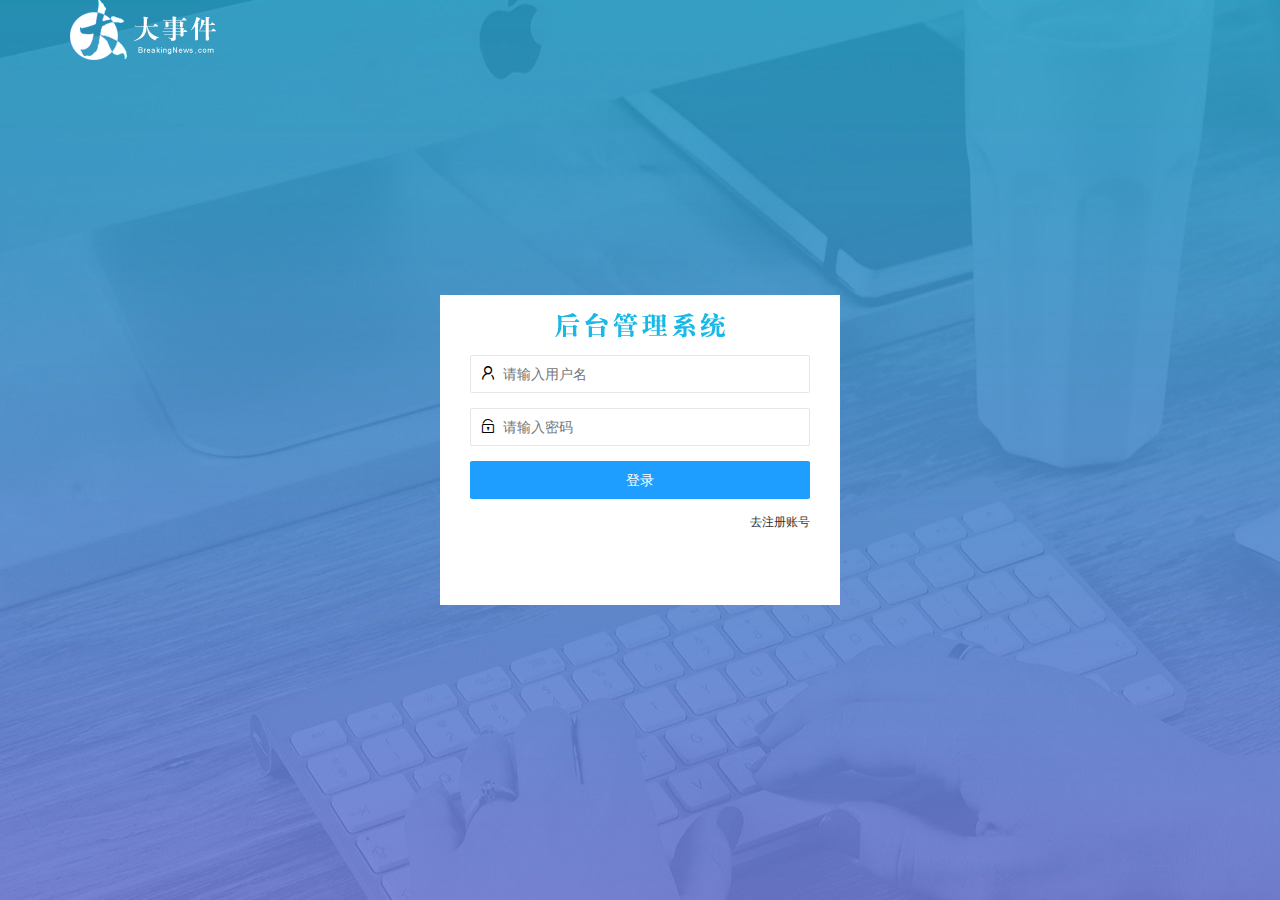
<file: login.html>
<!DOCTYPE html>
<html lang="en">

<head>
    <meta charset="UTF-8">
    <meta http-equiv="X-UA-Compatible" content="IE=edge">
    <meta name="viewport" content="width=device-width, initial-scale=1.0">
    <title>Document</title>
    <link rel="stylesheet" href="assets/css/login.css">
    <link rel="stylesheet" href="assets/lib/layui/css/layui.css">
    <script src="assets/lib/jquery.js"></script>
    <script src="assets/lib/layui/layui.all.js"></script>
    <script src="assets/js/baseAPI.js"></script>
    <script src="assets/js/login.js"></script>
</head>

<body>
    <!-- 头部的 logo区域 -->
    <div class="layui-main">
        <img src="assets/images/logo.png" alt="">
    </div>

    <!-- 登录注册区域 -->
    <div class="loginAndRegBox">
        <div class="title-box"></div>
        <!-- 登录的div -->
        <div class="login-box">
            <!-- 登录的表单 -->
            <form class="layui-form" id="form_login">
                <!-- 用户名 -->
                <div class="layui-form-item">
                    <i class="layui-icon layui-icon-username"></i>
                    <input type="text" name="username" required lay-verify="required" placeholder="请输入用户名"
                        autocomplete="off" class="layui-input">
                </div>
                <!-- 密码 -->
                <div class="layui-form-item">
                    <i class="layui-icon layui-icon-password"></i>
                    <input type="password" name="password" required lay-verify="required|pwd" placeholder="请输入密码"
                        autocomplete="off" class="layui-input">
                </div>
                <!-- 登录按钮 -->
                <div class="layui-form-item">
                    <button class="layui-btn layui-btn-fluid layui-btn-normal" lay-submit>登录</button>
                </div>
                <div class="layui-form-item links">
                    <a href="javascript:;" id="link_reg">去注册账号</a>
                </div>
            </form>
            
        </div>
        <!-- 注册的div -->
        <div class="reg-box">
            

            <!-- 注册的表单 -->
            <form class="layui-form" id="form_reg">
                <!-- 用户名 -->
                <div class="layui-form-item">
                    <i class="layui-icon layui-icon-username"></i>
                    <input type="text" name="username" required lay-verify="required" placeholder="请输入用户名"
                        autocomplete="off" class="layui-input">
                </div>
                <!-- 密码 -->
                <div class="layui-form-item">
                    <i class="layui-icon layui-icon-password"></i>
                    <input type="password" name="password" required lay-verify="required|pwd" placeholder="请输入密码"
                        autocomplete="off" class="layui-input">
                </div>
                <!-- 密码确认框 -->
                <div class="layui-form-item">
                    <i class="layui-icon layui-icon-password"></i>
                    <input type="password" name="repassword" required lay-verify="required|pwd|repwd" placeholder="请再次确认密码"
                        autocomplete="off" class="layui-input">
                </div>
                <!-- 注册按钮 -->
                <div class="layui-form-item">
                    <button class="layui-btn layui-btn-fluid layui-btn-normal" lay-submit>注册</button>
                </div>
                <div class="layui-form-item links">
                    <a href="javascript:;" id="link_login">去登录</a>
                </div>
            </form>
        </div>
    </div>
</body>

</html>
</file>
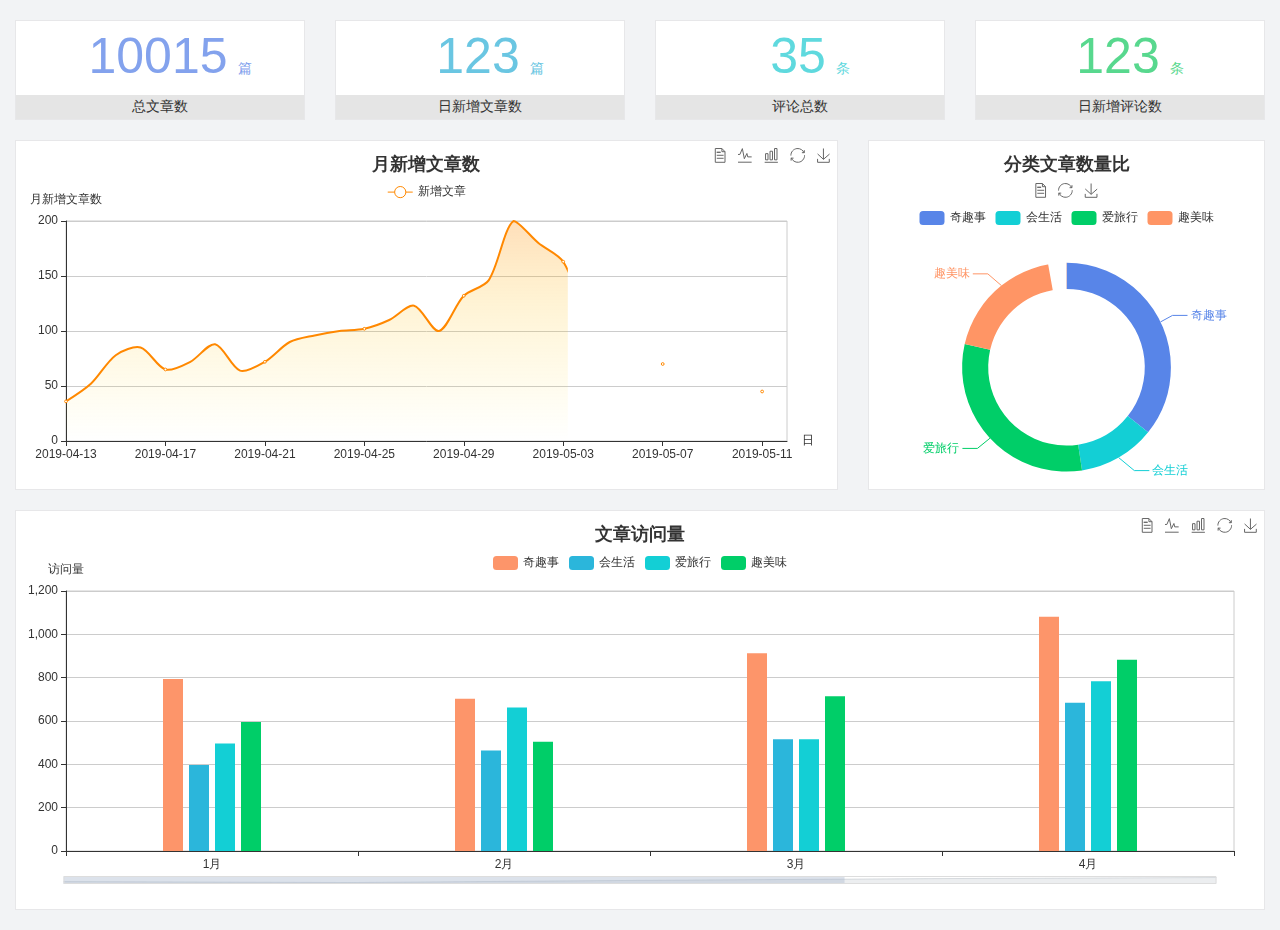
<file: home/dashboard.html>
<!DOCTYPE html>
<html lang="en">

<head>
  <meta charset="UTF-8">
  <meta name="viewport" content="width=device-width, initial-scale=1.0">
  <meta http-equiv="X-UA-Compatible" content="ie=edge">
  <title>图表统计</title>
  <link rel="stylesheet" href="../assets/lib/bootstrap.css" />
  <link rel="stylesheet" href="../assets/lib/main.css" />
  <script src="../assets/lib/jquery.js"></script>
  <script type="text/javascript" src="../assets/lib/echarts.min.js"></script>
  
</head>

<body>
  <div class="container-fluid">
    <div class="row spannel_list">
      <div class="col-sm-3 col-xs-6">
        <div class="spannel">
          <em>10015</em><span>篇</span>
          <b>总文章数</b>
        </div>
      </div>
      <div class="col-sm-3 col-xs-6">
        <div class="spannel scolor01">
          <em>123</em><span>篇</span>
          <b>日新增文章数</b>
        </div>
      </div>
      <div class="col-sm-3 col-xs-6">
        <div class="spannel scolor02">
          <em>35</em><span>条</span>
          <b>评论总数</b>
        </div>
      </div>
      <div class="col-sm-3 col-xs-6">
        <div class="spannel scolor03">
          <em>123</em><span>条</span>
          <b>日新增评论数</b>
        </div>
      </div>
    </div>
  </div>

  <div class="container-fluid">
    <div class="row curve-pie">
      <div class="col-lg-8 col-md-8">
        <div class="gragh_pannel" id="curve_show"></div>
      </div>
      <div class="col-lg-4 col-md-4">
        <div class="gragh_pannel" id="pie_show"></div>
      </div>
    </div>
  </div>

  <div class="container-fluid">
    <div class="column_pannel" id="column_show"></div>
  </div>

  <script>
    var oChart = echarts.init(document.getElementById('curve_show'));
    var aList_all = [
      { 'count': 36, 'date': '2019-04-13' },
      { 'count': 52, 'date': '2019-04-14' },
      { 'count': 78, 'date': '2019-04-15' },
      { 'count': 85, 'date': '2019-04-16' },
      { 'count': 65, 'date': '2019-04-17' },
      { 'count': 72, 'date': '2019-04-18' },
      { 'count': 88, 'date': '2019-04-19' },
      { 'count': 64, 'date': '2019-04-20' },
      { 'count': 72, 'date': '2019-04-21' },
      { 'count': 90, 'date': '2019-04-22' },
      { 'count': 96, 'date': '2019-04-23' },
      { 'count': 100, 'date': '2019-04-24' },
      { 'count': 102, 'date': '2019-04-25' },
      { 'count': 110, 'date': '2019-04-26' },
      { 'count': 123, 'date': '2019-04-27' },
      { 'count': 100, 'date': '2019-04-28' },
      { 'count': 132, 'date': '2019-04-29' },
      { 'count': 146, 'date': '2019-04-30' },
      { 'count': 200, 'date': '2019-05-01' },
      { 'count': 180, 'date': '2019-05-02' },
      { 'count': 163, 'date': '2019-05-03' },
      { 'count': 110, 'date': '2019-05-04' },
      { 'count': 80, 'date': '2019-05-05' },
      { 'count': 82, 'date': '2019-05-06' },
      { 'count': 70, 'date': '2019-05-07' },
      { 'count': 65, 'date': '2019-05-08' },
      { 'count': 54, 'date': '2019-05-09' },
      { 'count': 40, 'date': '2019-05-10' },
      { 'count': 45, 'date': '2019-05-11' },
      { 'count': 38, 'date': '2019-05-12' },
    ];

    let aCount = [];
    let aDate = [];

    for (var i = 0; i < aList_all.length; i++) {
      aCount.push(aList_all[i].count);
      aDate.push(aList_all[i].date);
    }

    var chartopt = {
      title: {
        text: '月新增文章数',
        left: 'center',
        top: '10'
      },
      tooltip: {
        trigger: 'axis'
      },
      legend: {
        data: ['新增文章'],
        top: '40'
      },
      toolbox: {
        show: true,
        feature: {
          mark: { show: true },
          dataView: { show: true, readOnly: false },
          magicType: { show: true, type: ['line', 'bar'] },
          restore: { show: true },
          saveAsImage: { show: true }
        }
      },
      calculable: true,
      xAxis: [
        {
          name: '日',
          type: 'category',
          boundaryGap: false,
          data: aDate
        }
      ],
      yAxis: [
        {
          name: '月新增文章数',
          type: 'value'
        }
      ],
      series: [
        {
          name: '新增文章',
          type: 'line',
          smooth: true,
          itemStyle: { normal: { areaStyle: { type: 'default' }, color: '#f80' }, lineStyle: { color: '#f80' } },
          data: aCount
        }],
      areaStyle: {
        normal: {
          color: new echarts.graphic.LinearGradient(0, 0, 0, 1, [{
            offset: 0,
            color: 'rgba(255,136,0,0.39)'
          }, {
            offset: .34,
            color: 'rgba(255,180,0,0.25)'
          }, {
            offset: 1,
            color: 'rgba(255,222,0,0.00)'
          }])

        }
      },
      grid: {
        show: true,
        x: 50,
        x2: 50,
        y: 80,
        height: 220
      }
    };

    oChart.setOption(chartopt);


    var oPie = echarts.init(document.getElementById('pie_show'));
    var oPieopt =
    {
      title: {
        top: 10,
        text: '分类文章数量比',
        x: 'center'
      },
      tooltip: {
        trigger: 'item',
        formatter: "{a} <br/>{b} : {c} ({d}%)"
      },
      color: ['#5885e8', '#13cfd5', '#00ce68', '#ff9565'],
      legend: {
        x: 'center',
        top: 65,
        data: ['奇趣事', '会生活', '爱旅行', '趣美味']
      },
      toolbox: {
        show: true,
        x: 'center',
        top: 35,
        feature: {
          mark: { show: true },
          dataView: { show: true, readOnly: false },
          magicType: {
            show: true,
            type: ['pie', 'funnel'],
            option: {
              funnel: {
                x: '25%',
                width: '50%',
                funnelAlign: 'left',
                max: 1548
              }
            }
          },
          restore: { show: true },
          saveAsImage: { show: true }
        }
      },
      calculable: true,
      series: [
        {
          name: '访问来源',
          type: 'pie',
          radius: ['45%', '60%'],
          center: ['50%', '65%'],
          data: [
            { value: 300, name: '奇趣事' },
            { value: 100, name: '会生活' },
            { value: 260, name: '爱旅行' },
            { value: 180, name: '趣美味' }
          ]
        }
      ]
    };
    oPie.setOption(oPieopt);



    var oColumn = this.echarts.init(document.getElementById('column_show'));
    var oColumnopt =
    {
      title: {
        text: '文章访问量',
        left: 'center',
        top: '10'
      },
      tooltip: {
        trigger: 'axis'
      },
      legend: {
        data: ['奇趣事', '会生活', '爱旅行', '趣美味'],
        top: '40'
      },
      toolbox: {
        show: true,
        feature: {
          mark: { show: true },
          dataView: { show: true, readOnly: false },
          magicType: { show: true, type: ['line', 'bar'] },
          restore: { show: true },
          saveAsImage: { show: true }
        }
      },
      calculable: true,
      xAxis: [
        {
          type: 'category',
          data: ['1月', '2月', '3月', '4月', '5月']
        }
      ],
      yAxis: [
        {
          name: '访问量',
          type: 'value'
        }
      ],
      series: [
        {
          name: '奇趣事',
          type: 'bar',
          barWidth: 20,
          itemStyle: {
            normal: { areaStyle: { type: 'default' }, color: '#fd956a' }
          },
          data: [800, 708, 920, 1090, 1200]
        },
        {
          name: '会生活',
          type: 'bar',
          barWidth: 20,
          itemStyle: {
            normal: { areaStyle: { type: 'default' }, color: '#2bb6db' }
          },
          data: [400, 468, 520, 690, 800]
        },
        {
          name: '爱旅行',
          type: 'bar',
          barWidth: 20,
          itemStyle: {
            normal: { areaStyle: { type: 'default' }, color: '#13cfd5' }
          },
          data: [500, 668, 520, 790, 900]
        },
        {
          name: '趣美味',
          type: 'bar',
          barWidth: 20,
          itemStyle: {
            normal: { areaStyle: { type: 'default' }, color: '#00ce68' }
          },
          data: [600, 508, 720, 890, 1000]
        }
      ],
      grid: {
        show: true,
        x: 50,
        x2: 30,
        y: 80,
        height: 260
      },
      dataZoom: [//给x轴设置滚动条
        {
          start: 0,//默认为0
          end: 100 - 1000 / 31,//默认为100
          type: 'slider',
          show: true,
          xAxisIndex: [0],
          handleSize: 0,//滑动条的 左右2个滑动条的大小
          height: 8,//组件高度
          left: 45, //左边的距离
          right: 50,//右边的距离
          bottom: 26,//右边的距离
          handleColor: '#ddd',//h滑动图标的颜色
          handleStyle: {
            borderColor: "#cacaca",
            borderWidth: "1",
            shadowBlur: 2,
            background: "#ddd",
            shadowColor: "#ddd",
          }
        }]
    };
    oColumn.setOption(oColumnopt);
  </script>
</body>

</html>
</file>
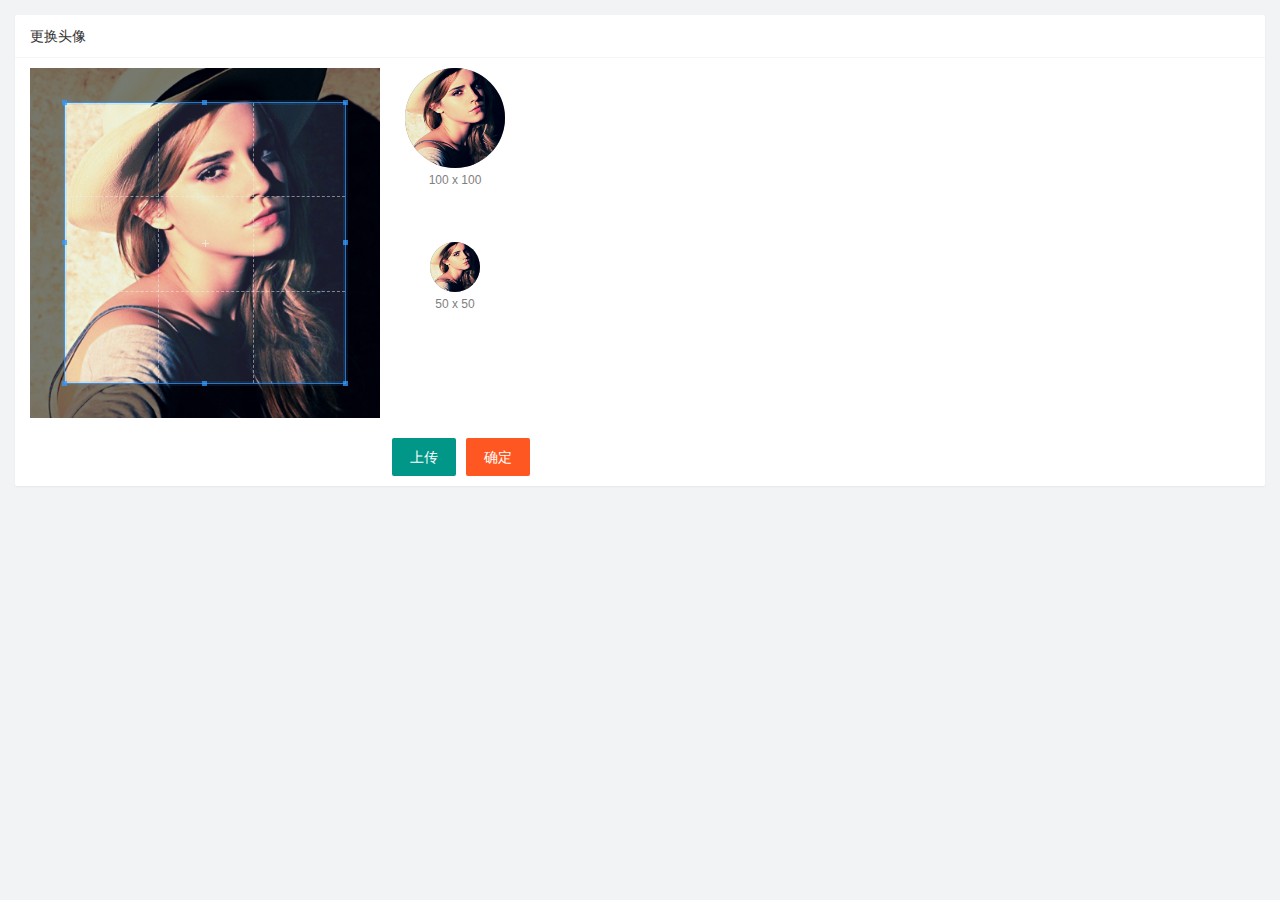
<file: user/user_avatar.html>
<!DOCTYPE html>
<html lang="en">

<head>
    <meta charset="UTF-8">
    <meta http-equiv="X-UA-Compatible" content="IE=edge">
    <meta name="viewport" content="width=device-width, initial-scale=1.0">
    <title>Document</title>
    <link rel="stylesheet" href="../assets/lib/layui/css/layui.css">
    <link rel="stylesheet" href="../assets/css/user/user_avatar.css">
    <link rel="stylesheet" href="../assets/lib/cropper/cropper.css" />
    <script src="../assets/lib/layui/layui.all.js"></script>
    <script src="../assets/lib/jquery.js"></script>
    <script src="../assets/js/baseAPI.js"></script>
</head>

<body>
    <!-- 卡片区域 -->
    <div class="layui-card">
        <div class="layui-card-header">
            更换头像
        </div>
        <div class="layui-card-body">
              <!-- 第一行的图片裁剪和预览区域 -->
  <div class="row1">
    <!-- 图片裁剪区域 -->
    <div class="cropper-box">
      <!-- 这个 img 标签很重要，将来会把它初始化为裁剪区域 -->
      <img id="image" src="/assets/images/sample.jpg" />
    </div>
    <!-- 图片的预览区域 -->
    <div class="preview-box">
      <div>
        <!-- 宽高为 100px 的预览区域 -->
        <div class="img-preview w100"></div>
        <p class="size">100 x 100</p>
      </div>
      <div>
        <!-- 宽高为 50px 的预览区域 -->
        <div class="img-preview w50"></div>
        <p class="size">50 x 50</p>
      </div>
    </div>
  </div>

  <!-- 第二行的按钮区域 -->
  <div class="row2">
      <input type="file" id="file" accept = "image/png,image/jpeg">
    <button type="button" class="layui-btn" id="btnChooseImage">上传</button>
    <button type="button" class="layui-btn layui-btn-danger" id="btnUpload">确定</button>
  </div>
        </div>
    </div>

    <script src="../assets/lib/cropper/Cropper.js"></script>
    <script src="../assets/lib/cropper/jquery-cropper.js"></script>
    <script src="../assets/js/user/user_avatar.js"></script>

</body>

</html>
</file>
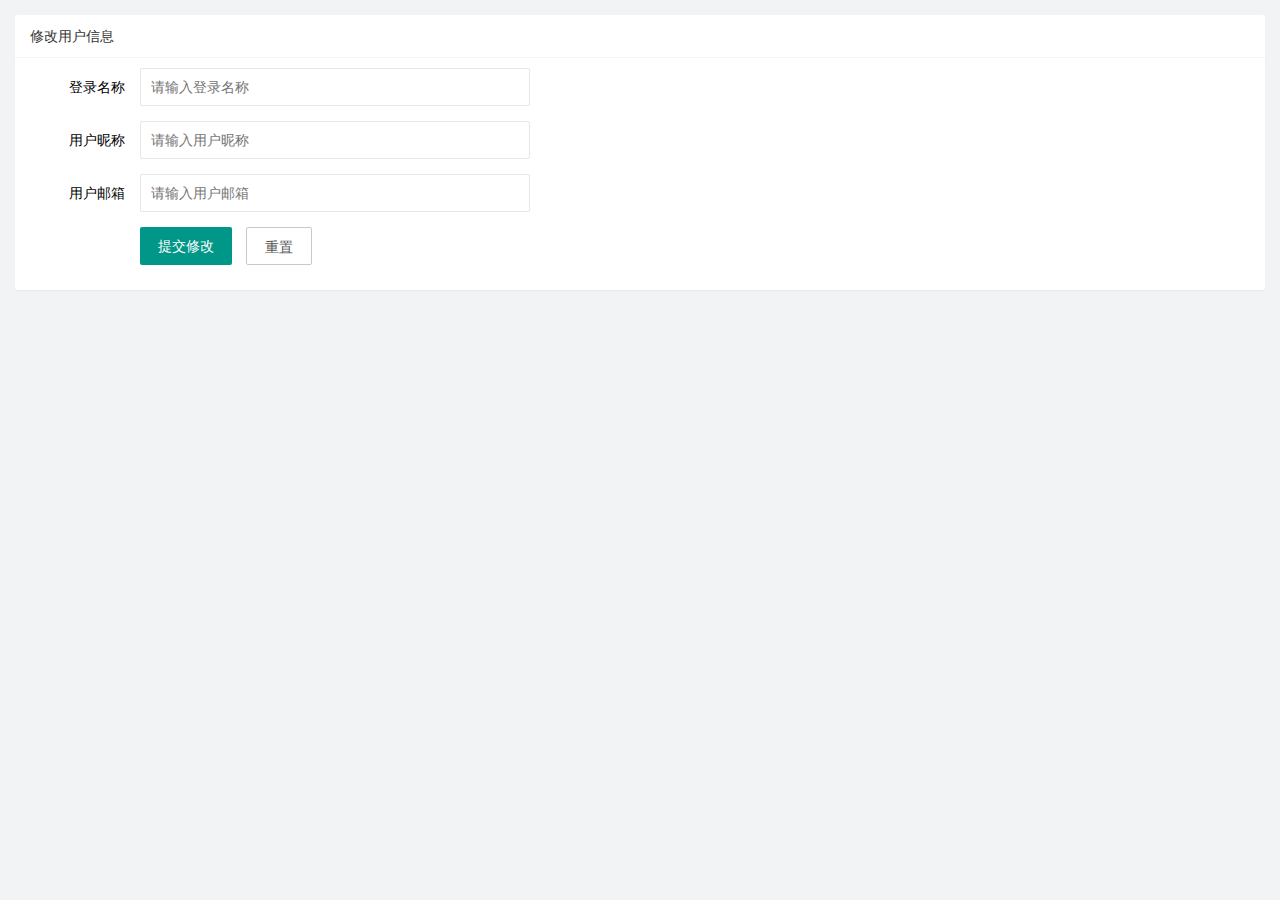
<file: user/user_info.html>
<!DOCTYPE html>
<html lang="en">
<head>
    <meta charset="UTF-8">
    <meta http-equiv="X-UA-Compatible" content="IE=edge">
    <meta name="viewport" content="width=device-width, initial-scale=1.0">
    <title>Document</title>
    <link rel="stylesheet" href="../assets/lib/layui/css/layui.css">
    <link rel="stylesheet" href="../assets/css/user/user_info.css">
    <script src="../assets/lib/layui/layui.all.js"></script>
    <script src="../assets/lib/jquery.js"></script>
    <script src="../assets/js/baseAPI.js"></script>
    <script src="../assets/js/user/user_info.js"></script>
</head>
<body>
    <!-- 卡片区域 -->

    <div class="layui-card">
        <div class="layui-card-header">
            修改用户信息
        </div>
        <div class="layui-card-body">
            <!-- form表单区 -->
            <form class="layui-form" lay-filter="formUserInfo">
                <!-- 这是隐藏域 -->
                <input type="hidden" name="id" value="" />
                <div class="layui-form-item">
                  <label class="layui-form-label">登录名称</label>
                  <div class="layui-input-block">
                    <input type="text" name="username" required lay-verify="required" placeholder="请输入登录名称" autocomplete="off" class="layui-input" readonly />
                  </div>
                </div>
                <div class="layui-form-item">
                  <label class="layui-form-label">用户昵称</label>
                  <div class="layui-input-block">
                    <input type="text" name="nickname" required lay-verify="required|nickname" placeholder="请输入用户昵称" autocomplete="off" class="layui-input" />
                  </div>
                </div>
                <div class="layui-form-item">
                  <label class="layui-form-label">用户邮箱</label>
                  <div class="layui-input-block">
                    <input type="text" name="email" required lay-verify="required|email" placeholder="请输入用户邮箱" autocomplete="off" class="layui-input" />
                  </div>
                </div>
                <div class="layui-form-item">
                  <div class="layui-input-block">
                    <button class="layui-btn" lay-submit lay-filter="formDemo">提交修改</button>
                    <button type="reset" class="layui-btn layui-btn-primary" id="btnReset">重置</button>
                  </div>
                </div>
              </form>
        </div>
    </div>
</body>
</html>
</file>
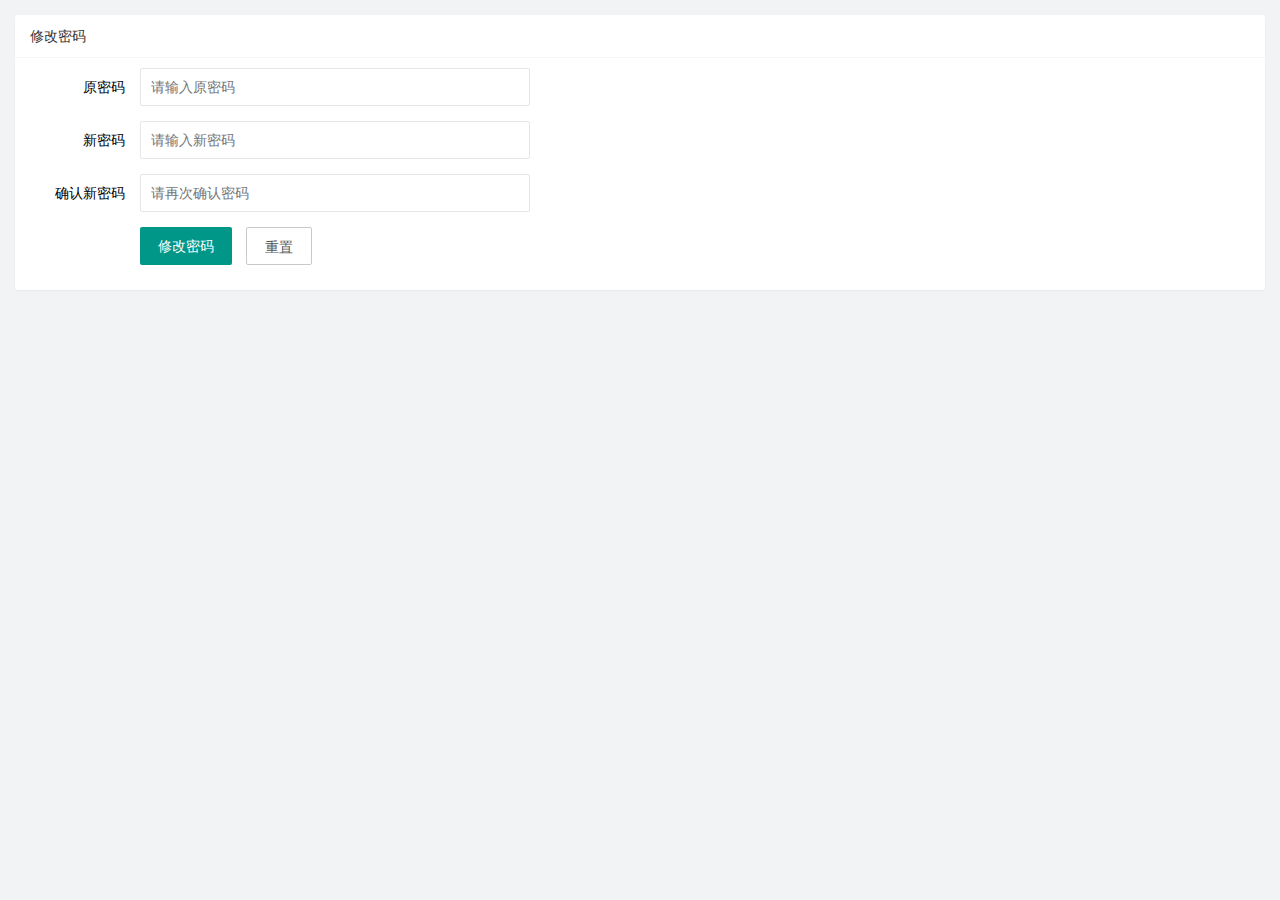
<file: user/user_pwd.html>
<!DOCTYPE html>
<html lang="en">
<head>
    <meta charset="UTF-8">
    <meta http-equiv="X-UA-Compatible" content="IE=edge">
    <meta name="viewport" content="width=device-width, initial-scale=1.0">
    <title>Document</title>
    <link rel="stylesheet" href="../assets/lib/layui/css/layui.css">
    <link rel="stylesheet" href="../assets/css/user/user_pwd.css">
    <script src="../assets/lib/layui/layui.all.js"></script>
    <script src="../assets/lib/jquery.js"></script>
    <script src="../assets/js/baseAPI.js"></script>
    <script src="../assets/js/user/user_pwd.js"></script>
</head>
<body>
    <!-- 卡片区域 -->

    <div class="layui-card">
        <div class="layui-card-header">修改密码</div>
        <div class="layui-card-body">
          <form class="layui-form">
            <div class="layui-form-item">
              <label class="layui-form-label">原密码</label>
              <div class="layui-input-block">
                <input type="password" name="oldPwd" required lay-verify="required|pwd" placeholder="请输入原密码" autocomplete="off" class="layui-input" />
              </div>
            </div>
            <div class="layui-form-item">
              <label class="layui-form-label">新密码</label>
              <div class="layui-input-block">
                <input type="password" name="newPwd" required lay-verify="required|pwd|samePwd" placeholder="请输入新密码" autocomplete="off" class="layui-input" />
              </div>
            </div>
            <div class="layui-form-item">
              <label class="layui-form-label">确认新密码</label>
              <div class="layui-input-block">
                <input type="password" name="rePwd" required lay-verify="required|pwd|rePwd" placeholder="请再次确认密码" autocomplete="off" class="layui-input" />
              </div>
            </div>
            <div class="layui-form-item">
              <div class="layui-input-block">
                <button class="layui-btn" lay-submit lay-filter="formDemo">修改密码</button>
                <button type="reset" class="layui-btn layui-btn-primary">重置</button>
              </div>
            </div>
          </form>
        </div>
      </div>
</body>
</html>
</file>
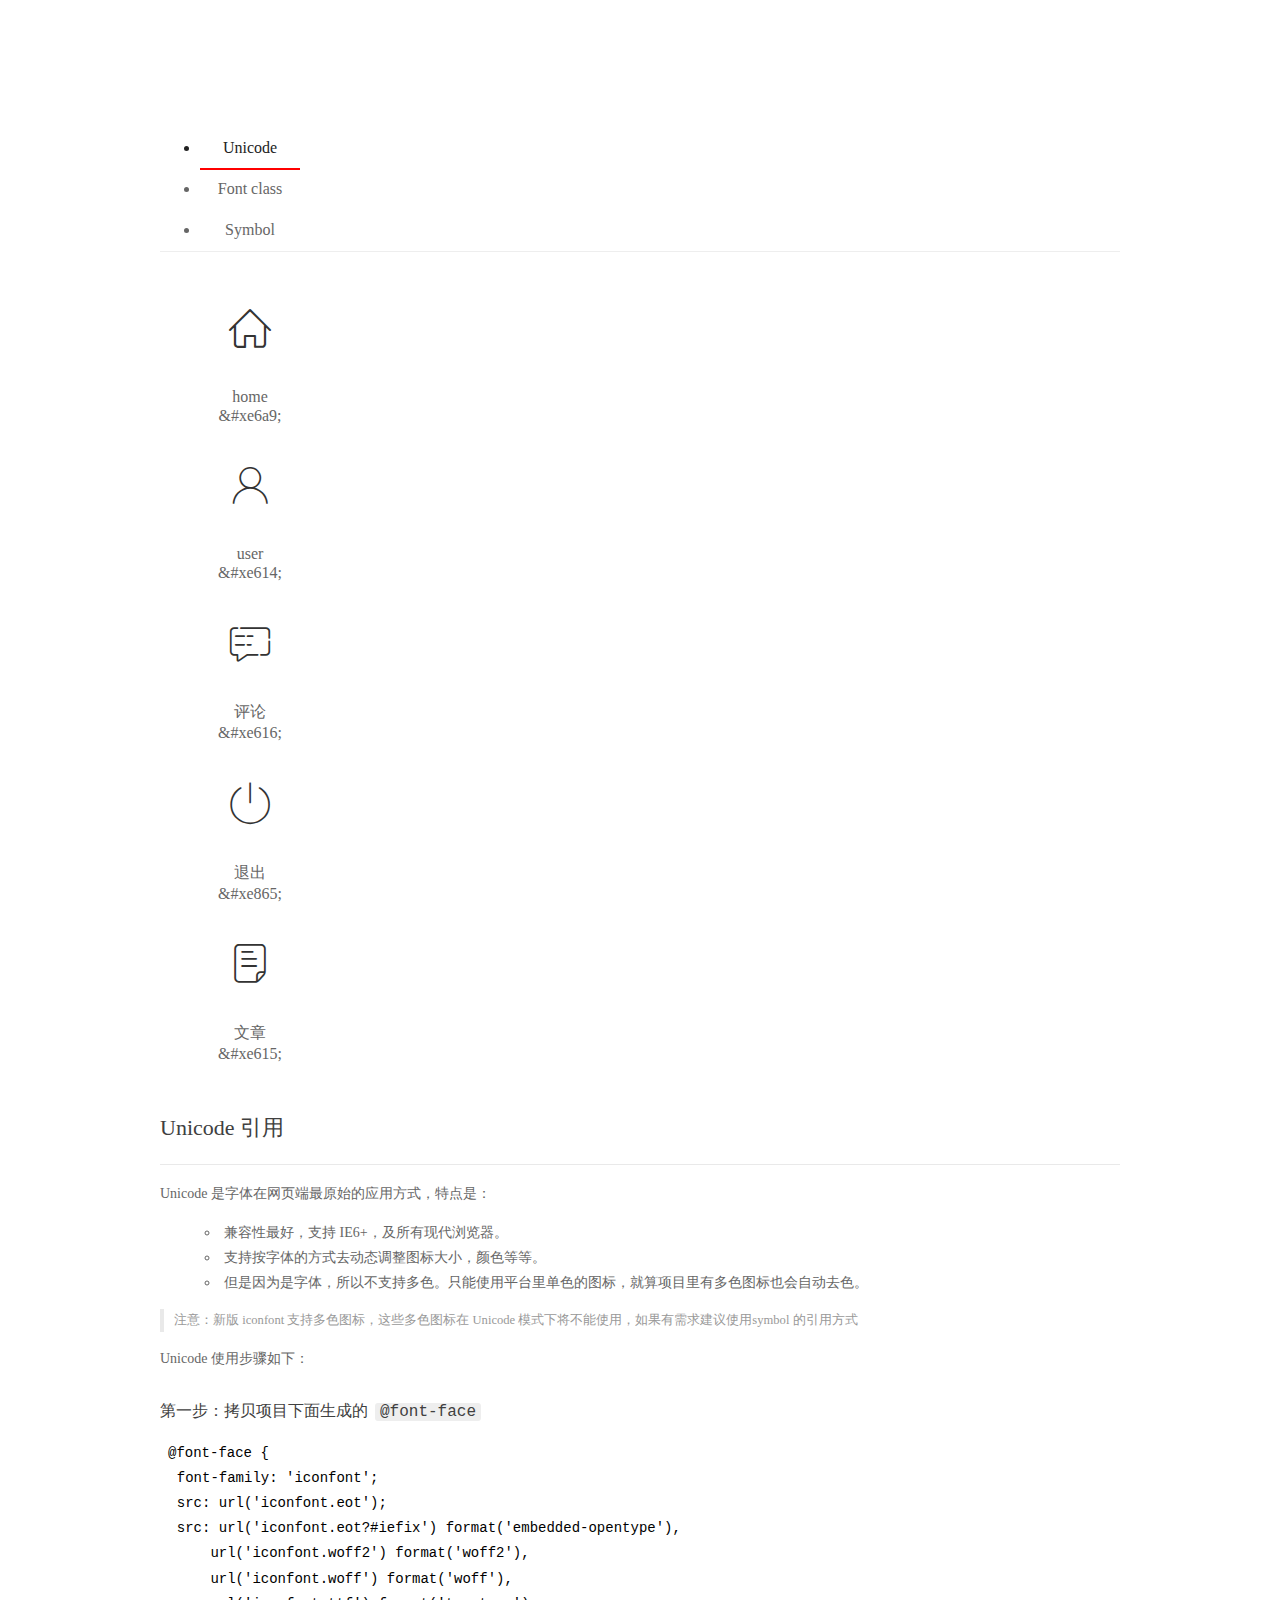
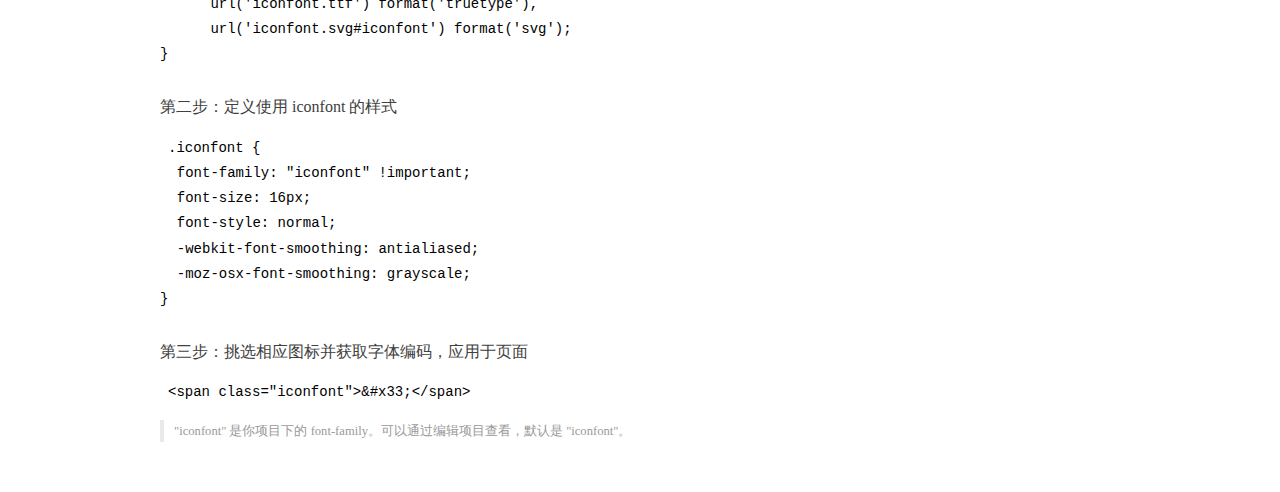
<file: assets/fonts/demo_index.html>
<!DOCTYPE html>
<html>
<head>
  <meta charset="utf-8"/>
  <title>IconFont Demo</title>
  <link rel="shortcut icon" href="https://gtms04.alicdn.com/tps/i4/TB1_oz6GVXXXXaFXpXXJDFnIXXX-64-64.ico" type="image/x-icon"/>
  <link rel="stylesheet" href="https://g.alicdn.com/thx/cube/1.3.2/cube.min.css">
  <link rel="stylesheet" href="demo.css">
  <link rel="stylesheet" href="iconfont.css">
  <script src="iconfont.js"></script>
  <!-- jQuery -->
  <script src="https://a1.alicdn.com/oss/uploads/2018/12/26/7bfddb60-08e8-11e9-9b04-53e73bb6408b.js"></script>
  <!-- 代码高亮 -->
  <script src="https://a1.alicdn.com/oss/uploads/2018/12/26/a3f714d0-08e6-11e9-8a15-ebf944d7534c.js"></script>
</head>
<body>
  <div class="main">
    <h1 class="logo"><a href="https://www.iconfont.cn/" title="iconfont 首页" target="_blank">&#xe86b;</a></h1>
    <div class="nav-tabs">
      <ul id="tabs" class="dib-box">
        <li class="dib active"><span>Unicode</span></li>
        <li class="dib"><span>Font class</span></li>
        <li class="dib"><span>Symbol</span></li>
      </ul>
      
    </div>
    <div class="tab-container">
      <div class="content unicode" style="display: block;">
          <ul class="icon_lists dib-box">
          
            <li class="dib">
              <span class="icon iconfont">&#xe6a9;</span>
                <div class="name">home</div>
                <div class="code-name">&amp;#xe6a9;</div>
              </li>
          
            <li class="dib">
              <span class="icon iconfont">&#xe614;</span>
                <div class="name">user</div>
                <div class="code-name">&amp;#xe614;</div>
              </li>
          
            <li class="dib">
              <span class="icon iconfont">&#xe616;</span>
                <div class="name">评论</div>
                <div class="code-name">&amp;#xe616;</div>
              </li>
          
            <li class="dib">
              <span class="icon iconfont">&#xe865;</span>
                <div class="name">退出</div>
                <div class="code-name">&amp;#xe865;</div>
              </li>
          
            <li class="dib">
              <span class="icon iconfont">&#xe615;</span>
                <div class="name">文章</div>
                <div class="code-name">&amp;#xe615;</div>
              </li>
          
          </ul>
          <div class="article markdown">
          <h2 id="unicode-">Unicode 引用</h2>
          <hr>

          <p>Unicode 是字体在网页端最原始的应用方式，特点是：</p>
          <ul>
            <li>兼容性最好，支持 IE6+，及所有现代浏览器。</li>
            <li>支持按字体的方式去动态调整图标大小，颜色等等。</li>
            <li>但是因为是字体，所以不支持多色。只能使用平台里单色的图标，就算项目里有多色图标也会自动去色。</li>
          </ul>
          <blockquote>
            <p>注意：新版 iconfont 支持多色图标，这些多色图标在 Unicode 模式下将不能使用，如果有需求建议使用symbol 的引用方式</p>
          </blockquote>
          <p>Unicode 使用步骤如下：</p>
          <h3 id="-font-face">第一步：拷贝项目下面生成的 <code>@font-face</code></h3>
<pre><code class="language-css"
>@font-face {
  font-family: 'iconfont';
  src: url('iconfont.eot');
  src: url('iconfont.eot?#iefix') format('embedded-opentype'),
      url('iconfont.woff2') format('woff2'),
      url('iconfont.woff') format('woff'),
      url('iconfont.ttf') format('truetype'),
      url('iconfont.svg#iconfont') format('svg');
}
</code></pre>
          <h3 id="-iconfont-">第二步：定义使用 iconfont 的样式</h3>
<pre><code class="language-css"
>.iconfont {
  font-family: "iconfont" !important;
  font-size: 16px;
  font-style: normal;
  -webkit-font-smoothing: antialiased;
  -moz-osx-font-smoothing: grayscale;
}
</code></pre>
          <h3 id="-">第三步：挑选相应图标并获取字体编码，应用于页面</h3>
<pre>
<code class="language-html"
>&lt;span class="iconfont"&gt;&amp;#x33;&lt;/span&gt;
</code></pre>
          <blockquote>
            <p>"iconfont" 是你项目下的 font-family。可以通过编辑项目查看，默认是 "iconfont"。</p>
          </blockquote>
          </div>
      </div>
      <div class="content font-class">
        <ul class="icon_lists dib-box">
          
          <li class="dib">
            <span class="icon iconfont icon-home"></span>
            <div class="name">
              home
            </div>
            <div class="code-name">.icon-home
            </div>
          </li>
          
          <li class="dib">
            <span class="icon iconfont icon-user"></span>
            <div class="name">
              user
            </div>
            <div class="code-name">.icon-user
            </div>
          </li>
          
          <li class="dib">
            <span class="icon iconfont icon-pinglun"></span>
            <div class="name">
              评论
            </div>
            <div class="code-name">.icon-pinglun
            </div>
          </li>
          
          <li class="dib">
            <span class="icon iconfont icon-tuichu"></span>
            <div class="name">
              退出
            </div>
            <div class="code-name">.icon-tuichu
            </div>
          </li>
          
          <li class="dib">
            <span class="icon iconfont icon-16"></span>
            <div class="name">
              文章
            </div>
            <div class="code-name">.icon-16
            </div>
          </li>
          
        </ul>
        <div class="article markdown">
        <h2 id="font-class-">font-class 引用</h2>
        <hr>

        <p>font-class 是 Unicode 使用方式的一种变种，主要是解决 Unicode 书写不直观，语意不明确的问题。</p>
        <p>与 Unicode 使用方式相比，具有如下特点：</p>
        <ul>
          <li>兼容性良好，支持 IE8+，及所有现代浏览器。</li>
          <li>相比于 Unicode 语意明确，书写更直观。可以很容易分辨这个 icon 是什么。</li>
          <li>因为使用 class 来定义图标，所以当要替换图标时，只需要修改 class 里面的 Unicode 引用。</li>
          <li>不过因为本质上还是使用的字体，所以多色图标还是不支持的。</li>
        </ul>
        <p>使用步骤如下：</p>
        <h3 id="-fontclass-">第一步：引入项目下面生成的 fontclass 代码：</h3>
<pre><code class="language-html">&lt;link rel="stylesheet" href="./iconfont.css"&gt;
</code></pre>
        <h3 id="-">第二步：挑选相应图标并获取类名，应用于页面：</h3>
<pre><code class="language-html">&lt;span class="iconfont icon-xxx"&gt;&lt;/span&gt;
</code></pre>
        <blockquote>
          <p>"
            iconfont" 是你项目下的 font-family。可以通过编辑项目查看，默认是 "iconfont"。</p>
        </blockquote>
      </div>
      </div>
      <div class="content symbol">
          <ul class="icon_lists dib-box">
          
            <li class="dib">
                <svg class="icon svg-icon" aria-hidden="true">
                  <use xlink:href="#icon-home"></use>
                </svg>
                <div class="name">home</div>
                <div class="code-name">#icon-home</div>
            </li>
          
            <li class="dib">
                <svg class="icon svg-icon" aria-hidden="true">
                  <use xlink:href="#icon-user"></use>
                </svg>
                <div class="name">user</div>
                <div class="code-name">#icon-user</div>
            </li>
          
            <li class="dib">
                <svg class="icon svg-icon" aria-hidden="true">
                  <use xlink:href="#icon-pinglun"></use>
                </svg>
                <div class="name">评论</div>
                <div class="code-name">#icon-pinglun</div>
            </li>
          
            <li class="dib">
                <svg class="icon svg-icon" aria-hidden="true">
                  <use xlink:href="#icon-tuichu"></use>
                </svg>
                <div class="name">退出</div>
                <div class="code-name">#icon-tuichu</div>
            </li>
          
            <li class="dib">
                <svg class="icon svg-icon" aria-hidden="true">
                  <use xlink:href="#icon-16"></use>
                </svg>
                <div class="name">文章</div>
                <div class="code-name">#icon-16</div>
            </li>
          
          </ul>
          <div class="article markdown">
          <h2 id="symbol-">Symbol 引用</h2>
          <hr>

          <p>这是一种全新的使用方式，应该说这才是未来的主流，也是平台目前推荐的用法。相关介绍可以参考这篇<a href="">文章</a>
            这种用法其实是做了一个 SVG 的集合，与另外两种相比具有如下特点：</p>
          <ul>
            <li>支持多色图标了，不再受单色限制。</li>
            <li>通过一些技巧，支持像字体那样，通过 <code>font-size</code>, <code>color</code> 来调整样式。</li>
            <li>兼容性较差，支持 IE9+，及现代浏览器。</li>
            <li>浏览器渲染 SVG 的性能一般，还不如 png。</li>
          </ul>
          <p>使用步骤如下：</p>
          <h3 id="-symbol-">第一步：引入项目下面生成的 symbol 代码：</h3>
<pre><code class="language-html">&lt;script src="./iconfont.js"&gt;&lt;/script&gt;
</code></pre>
          <h3 id="-css-">第二步：加入通用 CSS 代码（引入一次就行）：</h3>
<pre><code class="language-html">&lt;style&gt;
.icon {
  width: 1em;
  height: 1em;
  vertical-align: -0.15em;
  fill: currentColor;
  overflow: hidden;
}
&lt;/style&gt;
</code></pre>
          <h3 id="-">第三步：挑选相应图标并获取类名，应用于页面：</h3>
<pre><code class="language-html">&lt;svg class="icon" aria-hidden="true"&gt;
  &lt;use xlink:href="#icon-xxx"&gt;&lt;/use&gt;
&lt;/svg&gt;
</code></pre>
          </div>
      </div>

    </div>
  </div>
  <script>
  $(document).ready(function () {
      $('.tab-container .content:first').show()

      $('#tabs li').click(function (e) {
        var tabContent = $('.tab-container .content')
        var index = $(this).index()

        if ($(this).hasClass('active')) {
          return
        } else {
          $('#tabs li').removeClass('active')
          $(this).addClass('active')

          tabContent.hide().eq(index).fadeIn()
        }
      })
    })
  </script>
</body>
</html>
</file>
<file: assets/css/login.css>
html,
body{
    margin:0;
    padding:0;
    height: 100%;
    width: 100%;
    /* background-color: red; */
    background: url('../images/login_bg.jpg') no-repeat 0 0/100% 100%;
    block-size: cover;
}

.loginAndRegBox{
    width: 400px;
    height:310px;
    background-color: #fff;
    position: absolute;
    left: 50%;
    top: 50%;
    transform: translate(-50%,-50%);
}
.title-box{
    height:60px;
    background: url('../images/login_title.png') no-repeat center;
}

.reg-box{
    display: none;
}
.layui-form{
    padding:0 30px;
}

.links{
   display: flex;
   justify-content: end; 
}

.links a {
    font-size: 12px;
}
.layui-form-item{
    position: relative;
}

.layui-form-item i{
    position: absolute;
    top: 10px;
    left: 10px;
}

.layui-form-item .layui-input{
    padding-left: 32px;
}
</file>
<file: assets/lib/layui/css/layui.css>
/** layui-v2.5.5 MIT License By https://www.layui.com */
 .layui-inline,img{display:inline-block;vertical-align:middle}h1,h2,h3,h4,h5,h6{font-weight:400}.layui-edge,.layui-header,.layui-inline,.layui-main{position:relative}.layui-body,.layui-edge,.layui-elip{overflow:hidden}.layui-btn,.layui-edge,.layui-inline,img{vertical-align:middle}.layui-btn,.layui-disabled,.layui-icon,.layui-unselect{-moz-user-select:none;-webkit-user-select:none;-ms-user-select:none}.layui-elip,.layui-form-checkbox span,.layui-form-pane .layui-form-label{text-overflow:ellipsis;white-space:nowrap}.layui-breadcrumb,.layui-tree-btnGroup{visibility:hidden}blockquote,body,button,dd,div,dl,dt,form,h1,h2,h3,h4,h5,h6,input,li,ol,p,pre,td,textarea,th,ul{margin:0;padding:0;-webkit-tap-highlight-color:rgba(0,0,0,0)}a:active,a:hover{outline:0}img{border:none}li{list-style:none}table{border-collapse:collapse;border-spacing:0}h4,h5,h6{font-size:100%}button,input,optgroup,option,select,textarea{font-family:inherit;font-size:inherit;font-style:inherit;font-weight:inherit;outline:0}pre{white-space:pre-wrap;white-space:-moz-pre-wrap;white-space:-pre-wrap;white-space:-o-pre-wrap;word-wrap:break-word}body{line-height:24px;font:14px Helvetica Neue,Helvetica,PingFang SC,Tahoma,Arial,sans-serif}hr{height:1px;margin:10px 0;border:0;clear:both}a{color:#333;text-decoration:none}a:hover{color:#777}a cite{font-style:normal;*cursor:pointer}.layui-border-box,.layui-border-box *{box-sizing:border-box}.layui-box,.layui-box *{box-sizing:content-box}.layui-clear{clear:both;*zoom:1}.layui-clear:after{content:'\20';clear:both;*zoom:1;display:block;height:0}.layui-inline{*display:inline;*zoom:1}.layui-edge{display:inline-block;width:0;height:0;border-width:6px;border-style:dashed;border-color:transparent}.layui-edge-top{top:-4px;border-bottom-color:#999;border-bottom-style:solid}.layui-edge-right{border-left-color:#999;border-left-style:solid}.layui-edge-bottom{top:2px;border-top-color:#999;border-top-style:solid}.layui-edge-left{border-right-color:#999;border-right-style:solid}.layui-disabled,.layui-disabled:hover{color:#d2d2d2!important;cursor:not-allowed!important}.layui-circle{border-radius:100%}.layui-show{display:block!important}.layui-hide{display:none!important}@font-face{font-family:layui-icon;src:url(../font/iconfont.eot?v=250);src:url(../font/iconfont.eot?v=250#iefix) format('embedded-opentype'),url(../font/iconfont.woff2?v=250) format('woff2'),url(../font/iconfont.woff?v=250) format('woff'),url(../font/iconfont.ttf?v=250) format('truetype'),url(../font/iconfont.svg?v=250#layui-icon) format('svg')}.layui-icon{font-family:layui-icon!important;font-size:16px;font-style:normal;-webkit-font-smoothing:antialiased;-moz-osx-font-smoothing:grayscale}.layui-icon-reply-fill:before{content:"\e611"}.layui-icon-set-fill:before{content:"\e614"}.layui-icon-menu-fill:before{content:"\e60f"}.layui-icon-search:before{content:"\e615"}.layui-icon-share:before{content:"\e641"}.layui-icon-set-sm:before{content:"\e620"}.layui-icon-engine:before{content:"\e628"}.layui-icon-close:before{content:"\1006"}.layui-icon-close-fill:before{content:"\1007"}.layui-icon-chart-screen:before{content:"\e629"}.layui-icon-star:before{content:"\e600"}.layui-icon-circle-dot:before{content:"\e617"}.layui-icon-chat:before{content:"\e606"}.layui-icon-release:before{content:"\e609"}.layui-icon-list:before{content:"\e60a"}.layui-icon-chart:before{content:"\e62c"}.layui-icon-ok-circle:before{content:"\1005"}.layui-icon-layim-theme:before{content:"\e61b"}.layui-icon-table:before{content:"\e62d"}.layui-icon-right:before{content:"\e602"}.layui-icon-left:before{content:"\e603"}.layui-icon-cart-simple:before{content:"\e698"}.layui-icon-face-cry:before{content:"\e69c"}.layui-icon-face-smile:before{content:"\e6af"}.layui-icon-survey:before{content:"\e6b2"}.layui-icon-tree:before{content:"\e62e"}.layui-icon-upload-circle:before{content:"\e62f"}.layui-icon-add-circle:before{content:"\e61f"}.layui-icon-download-circle:before{content:"\e601"}.layui-icon-templeate-1:before{content:"\e630"}.layui-icon-util:before{content:"\e631"}.layui-icon-face-surprised:before{content:"\e664"}.layui-icon-edit:before{content:"\e642"}.layui-icon-speaker:before{content:"\e645"}.layui-icon-down:before{content:"\e61a"}.layui-icon-file:before{content:"\e621"}.layui-icon-layouts:before{content:"\e632"}.layui-icon-rate-half:before{content:"\e6c9"}.layui-icon-add-circle-fine:before{content:"\e608"}.layui-icon-prev-circle:before{content:"\e633"}.layui-icon-read:before{content:"\e705"}.layui-icon-404:before{content:"\e61c"}.layui-icon-carousel:before{content:"\e634"}.layui-icon-help:before{content:"\e607"}.layui-icon-code-circle:before{content:"\e635"}.layui-icon-water:before{content:"\e636"}.layui-icon-username:before{content:"\e66f"}.layui-icon-find-fill:before{content:"\e670"}.layui-icon-about:before{content:"\e60b"}.layui-icon-location:before{content:"\e715"}.layui-icon-up:before{content:"\e619"}.layui-icon-pause:before{content:"\e651"}.layui-icon-date:before{content:"\e637"}.layui-icon-layim-uploadfile:before{content:"\e61d"}.layui-icon-delete:before{content:"\e640"}.layui-icon-play:before{content:"\e652"}.layui-icon-top:before{content:"\e604"}.layui-icon-friends:before{content:"\e612"}.layui-icon-refresh-3:before{content:"\e9aa"}.layui-icon-ok:before{content:"\e605"}.layui-icon-layer:before{content:"\e638"}.layui-icon-face-smile-fine:before{content:"\e60c"}.layui-icon-dollar:before{content:"\e659"}.layui-icon-group:before{content:"\e613"}.layui-icon-layim-download:before{content:"\e61e"}.layui-icon-picture-fine:before{content:"\e60d"}.layui-icon-link:before{content:"\e64c"}.layui-icon-diamond:before{content:"\e735"}.layui-icon-log:before{content:"\e60e"}.layui-icon-rate-solid:before{content:"\e67a"}.layui-icon-fonts-del:before{content:"\e64f"}.layui-icon-unlink:before{content:"\e64d"}.layui-icon-fonts-clear:before{content:"\e639"}.layui-icon-triangle-r:before{content:"\e623"}.layui-icon-circle:before{content:"\e63f"}.layui-icon-radio:before{content:"\e643"}.layui-icon-align-center:before{content:"\e647"}.layui-icon-align-right:before{content:"\e648"}.layui-icon-align-left:before{content:"\e649"}.layui-icon-loading-1:before{content:"\e63e"}.layui-icon-return:before{content:"\e65c"}.layui-icon-fonts-strong:before{content:"\e62b"}.layui-icon-upload:before{content:"\e67c"}.layui-icon-dialogue:before{content:"\e63a"}.layui-icon-video:before{content:"\e6ed"}.layui-icon-headset:before{content:"\e6fc"}.layui-icon-cellphone-fine:before{content:"\e63b"}.layui-icon-add-1:before{content:"\e654"}.layui-icon-face-smile-b:before{content:"\e650"}.layui-icon-fonts-html:before{content:"\e64b"}.layui-icon-form:before{content:"\e63c"}.layui-icon-cart:before{content:"\e657"}.layui-icon-camera-fill:before{content:"\e65d"}.layui-icon-tabs:before{content:"\e62a"}.layui-icon-fonts-code:before{content:"\e64e"}.layui-icon-fire:before{content:"\e756"}.layui-icon-set:before{content:"\e716"}.layui-icon-fonts-u:before{content:"\e646"}.layui-icon-triangle-d:before{content:"\e625"}.layui-icon-tips:before{content:"\e702"}.layui-icon-picture:before{content:"\e64a"}.layui-icon-more-vertical:before{content:"\e671"}.layui-icon-flag:before{content:"\e66c"}.layui-icon-loading:before{content:"\e63d"}.layui-icon-fonts-i:before{content:"\e644"}.layui-icon-refresh-1:before{content:"\e666"}.layui-icon-rmb:before{content:"\e65e"}.layui-icon-home:before{content:"\e68e"}.layui-icon-user:before{content:"\e770"}.layui-icon-notice:before{content:"\e667"}.layui-icon-login-weibo:before{content:"\e675"}.layui-icon-voice:before{content:"\e688"}.layui-icon-upload-drag:before{content:"\e681"}.layui-icon-login-qq:before{content:"\e676"}.layui-icon-snowflake:before{content:"\e6b1"}.layui-icon-file-b:before{content:"\e655"}.layui-icon-template:before{content:"\e663"}.layui-icon-auz:before{content:"\e672"}.layui-icon-console:before{content:"\e665"}.layui-icon-app:before{content:"\e653"}.layui-icon-prev:before{content:"\e65a"}.layui-icon-website:before{content:"\e7ae"}.layui-icon-next:before{content:"\e65b"}.layui-icon-component:before{content:"\e857"}.layui-icon-more:before{content:"\e65f"}.layui-icon-login-wechat:before{content:"\e677"}.layui-icon-shrink-right:before{content:"\e668"}.layui-icon-spread-left:before{content:"\e66b"}.layui-icon-camera:before{content:"\e660"}.layui-icon-note:before{content:"\e66e"}.layui-icon-refresh:before{content:"\e669"}.layui-icon-female:before{content:"\e661"}.layui-icon-male:before{content:"\e662"}.layui-icon-password:before{content:"\e673"}.layui-icon-senior:before{content:"\e674"}.layui-icon-theme:before{content:"\e66a"}.layui-icon-tread:before{content:"\e6c5"}.layui-icon-praise:before{content:"\e6c6"}.layui-icon-star-fill:before{content:"\e658"}.layui-icon-rate:before{content:"\e67b"}.layui-icon-template-1:before{content:"\e656"}.layui-icon-vercode:before{content:"\e679"}.layui-icon-cellphone:before{content:"\e678"}.layui-icon-screen-full:before{content:"\e622"}.layui-icon-screen-restore:before{content:"\e758"}.layui-icon-cols:before{content:"\e610"}.layui-icon-export:before{content:"\e67d"}.layui-icon-print:before{content:"\e66d"}.layui-icon-slider:before{content:"\e714"}.layui-icon-addition:before{content:"\e624"}.layui-icon-subtraction:before{content:"\e67e"}.layui-icon-service:before{content:"\e626"}.layui-icon-transfer:before{content:"\e691"}.layui-main{width:1140px;margin:0 auto}.layui-header{z-index:1000;height:60px}.layui-header a:hover{transition:all .5s;-webkit-transition:all .5s}.layui-side{position:fixed;left:0;top:0;bottom:0;z-index:999;width:200px;overflow-x:hidden}.layui-side-scroll{position:relative;width:220px;height:100%;overflow-x:hidden}.layui-body{position:absolute;left:200px;right:0;top:0;bottom:0;z-index:998;width:auto;overflow-y:auto;box-sizing:border-box}.layui-layout-body{overflow:hidden}.layui-layout-admin .layui-header{background-color:#23262E}.layui-layout-admin .layui-side{top:60px;width:200px;overflow-x:hidden}.layui-layout-admin .layui-body{position:fixed;top:60px;bottom:44px}.layui-layout-admin .layui-main{width:auto;margin:0 15px}.layui-layout-admin .layui-footer{position:fixed;left:200px;right:0;bottom:0;height:44px;line-height:44px;padding:0 15px;background-color:#eee}.layui-layout-admin .layui-logo{position:absolute;left:0;top:0;width:200px;height:100%;line-height:60px;text-align:center;color:#009688;font-size:16px}.layui-layout-admin .layui-header .layui-nav{background:0 0}.layui-layout-left{position:absolute!important;left:200px;top:0}.layui-layout-right{position:absolute!important;right:0;top:0}.layui-container{position:relative;margin:0 auto;padding:0 15px;box-sizing:border-box}.layui-fluid{position:relative;margin:0 auto;padding:0 15px}.layui-row:after,.layui-row:before{content:'';display:block;clear:both}.layui-col-lg1,.layui-col-lg10,.layui-col-lg11,.layui-col-lg12,.layui-col-lg2,.layui-col-lg3,.layui-col-lg4,.layui-col-lg5,.layui-col-lg6,.layui-col-lg7,.layui-col-lg8,.layui-col-lg9,.layui-col-md1,.layui-col-md10,.layui-col-md11,.layui-col-md12,.layui-col-md2,.layui-col-md3,.layui-col-md4,.layui-col-md5,.layui-col-md6,.layui-col-md7,.layui-col-md8,.layui-col-md9,.layui-col-sm1,.layui-col-sm10,.layui-col-sm11,.layui-col-sm12,.layui-col-sm2,.layui-col-sm3,.layui-col-sm4,.layui-col-sm5,.layui-col-sm6,.layui-col-sm7,.layui-col-sm8,.layui-col-sm9,.layui-col-xs1,.layui-col-xs10,.layui-col-xs11,.layui-col-xs12,.layui-col-xs2,.layui-col-xs3,.layui-col-xs4,.layui-col-xs5,.layui-col-xs6,.layui-col-xs7,.layui-col-xs8,.layui-col-xs9{position:relative;display:block;box-sizing:border-box}.layui-col-xs1,.layui-col-xs10,.layui-col-xs11,.layui-col-xs12,.layui-col-xs2,.layui-col-xs3,.layui-col-xs4,.layui-col-xs5,.layui-col-xs6,.layui-col-xs7,.layui-col-xs8,.layui-col-xs9{float:left}.layui-col-xs1{width:8.33333333%}.layui-col-xs2{width:16.66666667%}.layui-col-xs3{width:25%}.layui-col-xs4{width:33.33333333%}.layui-col-xs5{width:41.66666667%}.layui-col-xs6{width:50%}.layui-col-xs7{width:58.33333333%}.layui-col-xs8{width:66.66666667%}.layui-col-xs9{width:75%}.layui-col-xs10{width:83.33333333%}.layui-col-xs11{width:91.66666667%}.layui-col-xs12{width:100%}.layui-col-xs-offset1{margin-left:8.33333333%}.layui-col-xs-offset2{margin-left:16.66666667%}.layui-col-xs-offset3{margin-left:25%}.layui-col-xs-offset4{margin-left:33.33333333%}.layui-col-xs-offset5{margin-left:41.66666667%}.layui-col-xs-offset6{margin-left:50%}.layui-col-xs-offset7{margin-left:58.33333333%}.layui-col-xs-offset8{margin-left:66.66666667%}.layui-col-xs-offset9{margin-left:75%}.layui-col-xs-offset10{margin-left:83.33333333%}.layui-col-xs-offset11{margin-left:91.66666667%}.layui-col-xs-offset12{margin-left:100%}@media screen and (max-width:768px){.layui-hide-xs{display:none!important}.layui-show-xs-block{display:block!important}.layui-show-xs-inline{display:inline!important}.layui-show-xs-inline-block{display:inline-block!important}}@media screen and (min-width:768px){.layui-container{width:750px}.layui-hide-sm{display:none!important}.layui-show-sm-block{display:block!important}.layui-show-sm-inline{display:inline!important}.layui-show-sm-inline-block{display:inline-block!important}.layui-col-sm1,.layui-col-sm10,.layui-col-sm11,.layui-col-sm12,.layui-col-sm2,.layui-col-sm3,.layui-col-sm4,.layui-col-sm5,.layui-col-sm6,.layui-col-sm7,.layui-col-sm8,.layui-col-sm9{float:left}.layui-col-sm1{width:8.33333333%}.layui-col-sm2{width:16.66666667%}.layui-col-sm3{width:25%}.layui-col-sm4{width:33.33333333%}.layui-col-sm5{width:41.66666667%}.layui-col-sm6{width:50%}.layui-col-sm7{width:58.33333333%}.layui-col-sm8{width:66.66666667%}.layui-col-sm9{width:75%}.layui-col-sm10{width:83.33333333%}.layui-col-sm11{width:91.66666667%}.layui-col-sm12{width:100%}.layui-col-sm-offset1{margin-left:8.33333333%}.layui-col-sm-offset2{margin-left:16.66666667%}.layui-col-sm-offset3{margin-left:25%}.layui-col-sm-offset4{margin-left:33.33333333%}.layui-col-sm-offset5{margin-left:41.66666667%}.layui-col-sm-offset6{margin-left:50%}.layui-col-sm-offset7{margin-left:58.33333333%}.layui-col-sm-offset8{margin-left:66.66666667%}.layui-col-sm-offset9{margin-left:75%}.layui-col-sm-offset10{margin-left:83.33333333%}.layui-col-sm-offset11{margin-left:91.66666667%}.layui-col-sm-offset12{margin-left:100%}}@media screen and (min-width:992px){.layui-container{width:970px}.layui-hide-md{display:none!important}.layui-show-md-block{display:block!important}.layui-show-md-inline{display:inline!important}.layui-show-md-inline-block{display:inline-block!important}.layui-col-md1,.layui-col-md10,.layui-col-md11,.layui-col-md12,.layui-col-md2,.layui-col-md3,.layui-col-md4,.layui-col-md5,.layui-col-md6,.layui-col-md7,.layui-col-md8,.layui-col-md9{float:left}.layui-col-md1{width:8.33333333%}.layui-col-md2{width:16.66666667%}.layui-col-md3{width:25%}.layui-col-md4{width:33.33333333%}.layui-col-md5{width:41.66666667%}.layui-col-md6{width:50%}.layui-col-md7{width:58.33333333%}.layui-col-md8{width:66.66666667%}.layui-col-md9{width:75%}.layui-col-md10{width:83.33333333%}.layui-col-md11{width:91.66666667%}.layui-col-md12{width:100%}.layui-col-md-offset1{margin-left:8.33333333%}.layui-col-md-offset2{margin-left:16.66666667%}.layui-col-md-offset3{margin-left:25%}.layui-col-md-offset4{margin-left:33.33333333%}.layui-col-md-offset5{margin-left:41.66666667%}.layui-col-md-offset6{margin-left:50%}.layui-col-md-offset7{margin-left:58.33333333%}.layui-col-md-offset8{margin-left:66.66666667%}.layui-col-md-offset9{margin-left:75%}.layui-col-md-offset10{margin-left:83.33333333%}.layui-col-md-offset11{margin-left:91.66666667%}.layui-col-md-offset12{margin-left:100%}}@media screen and (min-width:1200px){.layui-container{width:1170px}.layui-hide-lg{display:none!important}.layui-show-lg-block{display:block!important}.layui-show-lg-inline{display:inline!important}.layui-show-lg-inline-block{display:inline-block!important}.layui-col-lg1,.layui-col-lg10,.layui-col-lg11,.layui-col-lg12,.layui-col-lg2,.layui-col-lg3,.layui-col-lg4,.layui-col-lg5,.layui-col-lg6,.layui-col-lg7,.layui-col-lg8,.layui-col-lg9{float:left}.layui-col-lg1{width:8.33333333%}.layui-col-lg2{width:16.66666667%}.layui-col-lg3{width:25%}.layui-col-lg4{width:33.33333333%}.layui-col-lg5{width:41.66666667%}.layui-col-lg6{width:50%}.layui-col-lg7{width:58.33333333%}.layui-col-lg8{width:66.66666667%}.layui-col-lg9{width:75%}.layui-col-lg10{width:83.33333333%}.layui-col-lg11{width:91.66666667%}.layui-col-lg12{width:100%}.layui-col-lg-offset1{margin-left:8.33333333%}.layui-col-lg-offset2{margin-left:16.66666667%}.layui-col-lg-offset3{margin-left:25%}.layui-col-lg-offset4{margin-left:33.33333333%}.layui-col-lg-offset5{margin-left:41.66666667%}.layui-col-lg-offset6{margin-left:50%}.layui-col-lg-offset7{margin-left:58.33333333%}.layui-col-lg-offset8{margin-left:66.66666667%}.layui-col-lg-offset9{margin-left:75%}.layui-col-lg-offset10{margin-left:83.33333333%}.layui-col-lg-offset11{margin-left:91.66666667%}.layui-col-lg-offset12{margin-left:100%}}.layui-col-space1{margin:-.5px}.layui-col-space1>*{padding:.5px}.layui-col-space3{margin:-1.5px}.layui-col-space3>*{padding:1.5px}.layui-col-space5{margin:-2.5px}.layui-col-space5>*{padding:2.5px}.layui-col-space8{margin:-3.5px}.layui-col-space8>*{padding:3.5px}.layui-col-space10{margin:-5px}.layui-col-space10>*{padding:5px}.layui-col-space12{margin:-6px}.layui-col-space12>*{padding:6px}.layui-col-space15{margin:-7.5px}.layui-col-space15>*{padding:7.5px}.layui-col-space18{margin:-9px}.layui-col-space18>*{padding:9px}.layui-col-space20{margin:-10px}.layui-col-space20>*{padding:10px}.layui-col-space22{margin:-11px}.layui-col-space22>*{padding:11px}.layui-col-space25{margin:-12.5px}.layui-col-space25>*{padding:12.5px}.layui-col-space30{margin:-15px}.layui-col-space30>*{padding:15px}.layui-btn,.layui-input,.layui-select,.layui-textarea,.layui-upload-button{outline:0;-webkit-appearance:none;transition:all .3s;-webkit-transition:all .3s;box-sizing:border-box}.layui-elem-quote{margin-bottom:10px;padding:15px;line-height:22px;border-left:5px solid #009688;border-radius:0 2px 2px 0;background-color:#f2f2f2}.layui-quote-nm{border-style:solid;border-width:1px 1px 1px 5px;background:0 0}.layui-elem-field{margin-bottom:10px;padding:0;border-width:1px;border-style:solid}.layui-elem-field legend{margin-left:20px;padding:0 10px;font-size:20px;font-weight:300}.layui-field-title{margin:10px 0 20px;border-width:1px 0 0}.layui-field-box{padding:10px 15px}.layui-field-title .layui-field-box{padding:10px 0}.layui-progress{position:relative;height:6px;border-radius:20px;background-color:#e2e2e2}.layui-progress-bar{position:absolute;left:0;top:0;width:0;max-width:100%;height:6px;border-radius:20px;text-align:right;background-color:#5FB878;transition:all .3s;-webkit-transition:all .3s}.layui-progress-big,.layui-progress-big .layui-progress-bar{height:18px;line-height:18px}.layui-progress-text{position:relative;top:-20px;line-height:18px;font-size:12px;color:#666}.layui-progress-big .layui-progress-text{position:static;padding:0 10px;color:#fff}.layui-collapse{border-width:1px;border-style:solid;border-radius:2px}.layui-colla-content,.layui-colla-item{border-top-width:1px;border-top-style:solid}.layui-colla-item:first-child{border-top:none}.layui-colla-title{position:relative;height:42px;line-height:42px;padding:0 15px 0 35px;color:#333;background-color:#f2f2f2;cursor:pointer;font-size:14px;overflow:hidden}.layui-colla-content{display:none;padding:10px 15px;line-height:22px;color:#666}.layui-colla-icon{position:absolute;left:15px;top:0;font-size:14px}.layui-card{margin-bottom:15px;border-radius:2px;background-color:#fff;box-shadow:0 1px 2px 0 rgba(0,0,0,.05)}.layui-card:last-child{margin-bottom:0}.layui-card-header{position:relative;height:42px;line-height:42px;padding:0 15px;border-bottom:1px solid #f6f6f6;color:#333;border-radius:2px 2px 0 0;font-size:14px}.layui-bg-black,.layui-bg-blue,.layui-bg-cyan,.layui-bg-green,.layui-bg-orange,.layui-bg-red{color:#fff!important}.layui-card-body{position:relative;padding:10px 15px;line-height:24px}.layui-card-body[pad15]{padding:15px}.layui-card-body[pad20]{padding:20px}.layui-card-body .layui-table{margin:5px 0}.layui-card .layui-tab{margin:0}.layui-panel-window{position:relative;padding:15px;border-radius:0;border-top:5px solid #E6E6E6;background-color:#fff}.layui-auxiliar-moving{position:fixed;left:0;right:0;top:0;bottom:0;width:100%;height:100%;background:0 0;z-index:9999999999}.layui-form-label,.layui-form-mid,.layui-form-select,.layui-input-block,.layui-input-inline,.layui-textarea{position:relative}.layui-bg-red{background-color:#FF5722!important}.layui-bg-orange{background-color:#FFB800!important}.layui-bg-green{background-color:#009688!important}.layui-bg-cyan{background-color:#2F4056!important}.layui-bg-blue{background-color:#1E9FFF!important}.layui-bg-black{background-color:#393D49!important}.layui-bg-gray{background-color:#eee!important;color:#666!important}.layui-badge-rim,.layui-colla-content,.layui-colla-item,.layui-collapse,.layui-elem-field,.layui-form-pane .layui-form-item[pane],.layui-form-pane .layui-form-label,.layui-input,.layui-layedit,.layui-layedit-tool,.layui-quote-nm,.layui-select,.layui-tab-bar,.layui-tab-card,.layui-tab-title,.layui-tab-title .layui-this:after,.layui-textarea{border-color:#e6e6e6}.layui-timeline-item:before,hr{background-color:#e6e6e6}.layui-text{line-height:22px;font-size:14px;color:#666}.layui-text h1,.layui-text h2,.layui-text h3{font-weight:500;color:#333}.layui-text h1{font-size:30px}.layui-text h2{font-size:24px}.layui-text h3{font-size:18px}.layui-text a:not(.layui-btn){color:#01AAED}.layui-text a:not(.layui-btn):hover{text-decoration:underline}.layui-text ul{padding:5px 0 5px 15px}.layui-text ul li{margin-top:5px;list-style-type:disc}.layui-text em,.layui-word-aux{color:#999!important;padding:0 5px!important}.layui-btn{display:inline-block;height:38px;line-height:38px;padding:0 18px;background-color:#009688;color:#fff;white-space:nowrap;text-align:center;font-size:14px;border:none;border-radius:2px;cursor:pointer}.layui-btn:hover{opacity:.8;filter:alpha(opacity=80);color:#fff}.layui-btn:active{opacity:1;filter:alpha(opacity=100)}.layui-btn+.layui-btn{margin-left:10px}.layui-btn-container{font-size:0}.layui-btn-container .layui-btn{margin-right:10px;margin-bottom:10px}.layui-btn-container .layui-btn+.layui-btn{margin-left:0}.layui-table .layui-btn-container .layui-btn{margin-bottom:9px}.layui-btn-radius{border-radius:100px}.layui-btn .layui-icon{margin-right:3px;font-size:18px;vertical-align:bottom;vertical-align:middle\9}.layui-btn-primary{border:1px solid #C9C9C9;background-color:#fff;color:#555}.layui-btn-primary:hover{border-color:#009688;color:#333}.layui-btn-normal{background-color:#1E9FFF}.layui-btn-warm{background-color:#FFB800}.layui-btn-danger{background-color:#FF5722}.layui-btn-checked{background-color:#5FB878}.layui-btn-disabled,.layui-btn-disabled:active,.layui-btn-disabled:hover{border:1px solid #e6e6e6;background-color:#FBFBFB;color:#C9C9C9;cursor:not-allowed;opacity:1}.layui-btn-lg{height:44px;line-height:44px;padding:0 25px;font-size:16px}.layui-btn-sm{height:30px;line-height:30px;padding:0 10px;font-size:12px}.layui-btn-sm i{font-size:16px!important}.layui-btn-xs{height:22px;line-height:22px;padding:0 5px;font-size:12px}.layui-btn-xs i{font-size:14px!important}.layui-btn-group{display:inline-block;vertical-align:middle;font-size:0}.layui-btn-group .layui-btn{margin-left:0!important;margin-right:0!important;border-left:1px solid rgba(255,255,255,.5);border-radius:0}.layui-btn-group .layui-btn-primary{border-left:none}.layui-btn-group .layui-btn-primary:hover{border-color:#C9C9C9;color:#009688}.layui-btn-group .layui-btn:first-child{border-left:none;border-radius:2px 0 0 2px}.layui-btn-group .layui-btn-primary:first-child{border-left:1px solid #c9c9c9}.layui-btn-group .layui-btn:last-child{border-radius:0 2px 2px 0}.layui-btn-group .layui-btn+.layui-btn{margin-left:0}.layui-btn-group+.layui-btn-group{margin-left:10px}.layui-btn-fluid{width:100%}.layui-input,.layui-select,.layui-textarea{height:38px;line-height:1.3;line-height:38px\9;border-width:1px;border-style:solid;background-color:#fff;border-radius:2px}.layui-input::-webkit-input-placeholder,.layui-select::-webkit-input-placeholder,.layui-textarea::-webkit-input-placeholder{line-height:1.3}.layui-input,.layui-textarea{display:block;width:100%;padding-left:10px}.layui-input:hover,.layui-textarea:hover{border-color:#D2D2D2!important}.layui-input:focus,.layui-textarea:focus{border-color:#C9C9C9!important}.layui-textarea{min-height:100px;height:auto;line-height:20px;padding:6px 10px;resize:vertical}.layui-select{padding:0 10px}.layui-form input[type=checkbox],.layui-form input[type=radio],.layui-form select{display:none}.layui-form [lay-ignore]{display:initial}.layui-form-item{margin-bottom:15px;clear:both;*zoom:1}.layui-form-item:after{content:'\20';clear:both;*zoom:1;display:block;height:0}.layui-form-label{float:left;display:block;padding:9px 15px;width:80px;font-weight:400;line-height:20px;text-align:right}.layui-form-label-col{display:block;float:none;padding:9px 0;line-height:20px;text-align:left}.layui-form-item .layui-inline{margin-bottom:5px;margin-right:10px}.layui-input-block{margin-left:110px;min-height:36px}.layui-input-inline{display:inline-block;vertical-align:middle}.layui-form-item .layui-input-inline{float:left;width:190px;margin-right:10px}.layui-form-text .layui-input-inline{width:auto}.layui-form-mid{float:left;display:block;padding:9px 0!important;line-height:20px;margin-right:10px}.layui-form-danger+.layui-form-select .layui-input,.layui-form-danger:focus{border-color:#FF5722!important}.layui-form-select .layui-input{padding-right:30px;cursor:pointer}.layui-form-select .layui-edge{position:absolute;right:10px;top:50%;margin-top:-3px;cursor:pointer;border-width:6px;border-top-color:#c2c2c2;border-top-style:solid;transition:all .3s;-webkit-transition:all .3s}.layui-form-select dl{display:none;position:absolute;left:0;top:42px;padding:5px 0;z-index:899;min-width:100%;border:1px solid #d2d2d2;max-height:300px;overflow-y:auto;background-color:#fff;border-radius:2px;box-shadow:0 2px 4px rgba(0,0,0,.12);box-sizing:border-box}.layui-form-select dl dd,.layui-form-select dl dt{padding:0 10px;line-height:36px;white-space:nowrap;overflow:hidden;text-overflow:ellipsis}.layui-form-select dl dt{font-size:12px;color:#999}.layui-form-select dl dd{cursor:pointer}.layui-form-select dl dd:hover{background-color:#f2f2f2;-webkit-transition:.5s all;transition:.5s all}.layui-form-select .layui-select-group dd{padding-left:20px}.layui-form-select dl dd.layui-select-tips{padding-left:10px!important;color:#999}.layui-form-select dl dd.layui-this{background-color:#5FB878;color:#fff}.layui-form-checkbox,.layui-form-select dl dd.layui-disabled{background-color:#fff}.layui-form-selected dl{display:block}.layui-form-checkbox,.layui-form-checkbox *,.layui-form-switch{display:inline-block;vertical-align:middle}.layui-form-selected .layui-edge{margin-top:-9px;-webkit-transform:rotate(180deg);transform:rotate(180deg);margin-top:-3px\9}:root .layui-form-selected .layui-edge{margin-top:-9px\0/IE9}.layui-form-selectup dl{top:auto;bottom:42px}.layui-select-none{margin:5px 0;text-align:center;color:#999}.layui-select-disabled .layui-disabled{border-color:#eee!important}.layui-select-disabled .layui-edge{border-top-color:#d2d2d2}.layui-form-checkbox{position:relative;height:30px;line-height:30px;margin-right:10px;padding-right:30px;cursor:pointer;font-size:0;-webkit-transition:.1s linear;transition:.1s linear;box-sizing:border-box}.layui-form-checkbox span{padding:0 10px;height:100%;font-size:14px;border-radius:2px 0 0 2px;background-color:#d2d2d2;color:#fff;overflow:hidden}.layui-form-checkbox:hover span{background-color:#c2c2c2}.layui-form-checkbox i{position:absolute;right:0;top:0;width:30px;height:28px;border:1px solid #d2d2d2;border-left:none;border-radius:0 2px 2px 0;color:#fff;font-size:20px;text-align:center}.layui-form-checkbox:hover i{border-color:#c2c2c2;color:#c2c2c2}.layui-form-checked,.layui-form-checked:hover{border-color:#5FB878}.layui-form-checked span,.layui-form-checked:hover span{background-color:#5FB878}.layui-form-checked i,.layui-form-checked:hover i{color:#5FB878}.layui-form-item .layui-form-checkbox{margin-top:4px}.layui-form-checkbox[lay-skin=primary]{height:auto!important;line-height:normal!important;min-width:18px;min-height:18px;border:none!important;margin-right:0;padding-left:28px;padding-right:0;background:0 0}.layui-form-checkbox[lay-skin=primary] span{padding-left:0;padding-right:15px;line-height:18px;background:0 0;color:#666}.layui-form-checkbox[lay-skin=primary] i{right:auto;left:0;width:16px;height:16px;line-height:16px;border:1px solid #d2d2d2;font-size:12px;border-radius:2px;background-color:#fff;-webkit-transition:.1s linear;transition:.1s linear}.layui-form-checkbox[lay-skin=primary]:hover i{border-color:#5FB878;color:#fff}.layui-form-checked[lay-skin=primary] i{border-color:#5FB878!important;background-color:#5FB878;color:#fff}.layui-checkbox-disbaled[lay-skin=primary] span{background:0 0!important;color:#c2c2c2}.layui-checkbox-disbaled[lay-skin=primary]:hover i{border-color:#d2d2d2}.layui-form-item .layui-form-checkbox[lay-skin=primary]{margin-top:10px}.layui-form-switch{position:relative;height:22px;line-height:22px;min-width:35px;padding:0 5px;margin-top:8px;border:1px solid #d2d2d2;border-radius:20px;cursor:pointer;background-color:#fff;-webkit-transition:.1s linear;transition:.1s linear}.layui-form-switch i{position:absolute;left:5px;top:3px;width:16px;height:16px;border-radius:20px;background-color:#d2d2d2;-webkit-transition:.1s linear;transition:.1s linear}.layui-form-switch em{position:relative;top:0;width:25px;margin-left:21px;padding:0!important;text-align:center!important;color:#999!important;font-style:normal!important;font-size:12px}.layui-form-onswitch{border-color:#5FB878;background-color:#5FB878}.layui-checkbox-disbaled,.layui-checkbox-disbaled i{border-color:#e2e2e2!important}.layui-form-onswitch i{left:100%;margin-left:-21px;background-color:#fff}.layui-form-onswitch em{margin-left:5px;margin-right:21px;color:#fff!important}.layui-checkbox-disbaled span{background-color:#e2e2e2!important}.layui-checkbox-disbaled:hover i{color:#fff!important}[lay-radio]{display:none}.layui-form-radio,.layui-form-radio *{display:inline-block;vertical-align:middle}.layui-form-radio{line-height:28px;margin:6px 10px 0 0;padding-right:10px;cursor:pointer;font-size:0}.layui-form-radio *{font-size:14px}.layui-form-radio>i{margin-right:8px;font-size:22px;color:#c2c2c2}.layui-form-radio>i:hover,.layui-form-radioed>i{color:#5FB878}.layui-radio-disbaled>i{color:#e2e2e2!important}.layui-form-pane .layui-form-label{width:110px;padding:8px 15px;height:38px;line-height:20px;border-width:1px;border-style:solid;border-radius:2px 0 0 2px;text-align:center;background-color:#FBFBFB;overflow:hidden;box-sizing:border-box}.layui-form-pane .layui-input-inline{margin-left:-1px}.layui-form-pane .layui-input-block{margin-left:110px;left:-1px}.layui-form-pane .layui-input{border-radius:0 2px 2px 0}.layui-form-pane .layui-form-text .layui-form-label{float:none;width:100%;border-radius:2px;box-sizing:border-box;text-align:left}.layui-form-pane .layui-form-text .layui-input-inline{display:block;margin:0;top:-1px;clear:both}.layui-form-pane .layui-form-text .layui-input-block{margin:0;left:0;top:-1px}.layui-form-pane .layui-form-text .layui-textarea{min-height:100px;border-radius:0 0 2px 2px}.layui-form-pane .layui-form-checkbox{margin:4px 0 4px 10px}.layui-form-pane .layui-form-radio,.layui-form-pane .layui-form-switch{margin-top:6px;margin-left:10px}.layui-form-pane .layui-form-item[pane]{position:relative;border-width:1px;border-style:solid}.layui-form-pane .layui-form-item[pane] .layui-form-label{position:absolute;left:0;top:0;height:100%;border-width:0 1px 0 0}.layui-form-pane .layui-form-item[pane] .layui-input-inline{margin-left:110px}@media screen and (max-width:450px){.layui-form-item .layui-form-label{text-overflow:ellipsis;overflow:hidden;white-space:nowrap}.layui-form-item .layui-inline{display:block;margin-right:0;margin-bottom:20px;clear:both}.layui-form-item .layui-inline:after{content:'\20';clear:both;display:block;height:0}.layui-form-item .layui-input-inline{display:block;float:none;left:-3px;width:auto;margin:0 0 10px 112px}.layui-form-item .layui-input-inline+.layui-form-mid{margin-left:110px;top:-5px;padding:0}.layui-form-item .layui-form-checkbox{margin-right:5px;margin-bottom:5px}}.layui-layedit{border-width:1px;border-style:solid;border-radius:2px}.layui-layedit-tool{padding:3px 5px;border-bottom-width:1px;border-bottom-style:solid;font-size:0}.layedit-tool-fixed{position:fixed;top:0;border-top:1px solid #e2e2e2}.layui-layedit-tool .layedit-tool-mid,.layui-layedit-tool .layui-icon{display:inline-block;vertical-align:middle;text-align:center;font-size:14px}.layui-layedit-tool .layui-icon{position:relative;width:32px;height:30px;line-height:30px;margin:3px 5px;color:#777;cursor:pointer;border-radius:2px}.layui-layedit-tool .layui-icon:hover{color:#393D49}.layui-layedit-tool .layui-icon:active{color:#000}.layui-layedit-tool .layedit-tool-active{background-color:#e2e2e2;color:#000}.layui-layedit-tool .layui-disabled,.layui-layedit-tool .layui-disabled:hover{color:#d2d2d2;cursor:not-allowed}.layui-layedit-tool .layedit-tool-mid{width:1px;height:18px;margin:0 10px;background-color:#d2d2d2}.layedit-tool-html{width:50px!important;font-size:30px!important}.layedit-tool-b,.layedit-tool-code,.layedit-tool-help{font-size:16px!important}.layedit-tool-d,.layedit-tool-face,.layedit-tool-image,.layedit-tool-unlink{font-size:18px!important}.layedit-tool-image input{position:absolute;font-size:0;left:0;top:0;width:100%;height:100%;opacity:.01;filter:Alpha(opacity=1);cursor:pointer}.layui-layedit-iframe iframe{display:block;width:100%}#LAY_layedit_code{overflow:hidden}.layui-laypage{display:inline-block;*display:inline;*zoom:1;vertical-align:middle;margin:10px 0;font-size:0}.layui-laypage>a:first-child,.layui-laypage>a:first-child em{border-radius:2px 0 0 2px}.layui-laypage>a:last-child,.layui-laypage>a:last-child em{border-radius:0 2px 2px 0}.layui-laypage>:first-child{margin-left:0!important}.layui-laypage>:last-child{margin-right:0!important}.layui-laypage a,.layui-laypage button,.layui-laypage input,.layui-laypage select,.layui-laypage span{border:1px solid #e2e2e2}.layui-laypage a,.layui-laypage span{display:inline-block;*display:inline;*zoom:1;vertical-align:middle;padding:0 15px;height:28px;line-height:28px;margin:0 -1px 5px 0;background-color:#fff;color:#333;font-size:12px}.layui-flow-more a *,.layui-laypage input,.layui-table-view select[lay-ignore]{display:inline-block}.layui-laypage a:hover{color:#009688}.layui-laypage em{font-style:normal}.layui-laypage .layui-laypage-spr{color:#999;font-weight:700}.layui-laypage a{text-decoration:none}.layui-laypage .layui-laypage-curr{position:relative}.layui-laypage .layui-laypage-curr em{position:relative;color:#fff}.layui-laypage .layui-laypage-curr .layui-laypage-em{position:absolute;left:-1px;top:-1px;padding:1px;width:100%;height:100%;background-color:#009688}.layui-laypage-em{border-radius:2px}.layui-laypage-next em,.layui-laypage-prev em{font-family:Sim sun;font-size:16px}.layui-laypage .layui-laypage-count,.layui-laypage .layui-laypage-limits,.layui-laypage .layui-laypage-refresh,.layui-laypage .layui-laypage-skip{margin-left:10px;margin-right:10px;padding:0;border:none}.layui-laypage .layui-laypage-limits,.layui-laypage .layui-laypage-refresh{vertical-align:top}.layui-laypage .layui-laypage-refresh i{font-size:18px;cursor:pointer}.layui-laypage select{height:22px;padding:3px;border-radius:2px;cursor:pointer}.layui-laypage .layui-laypage-skip{height:30px;line-height:30px;color:#999}.layui-laypage button,.layui-laypage input{height:30px;line-height:30px;border-radius:2px;vertical-align:top;background-color:#fff;box-sizing:border-box}.layui-laypage input{width:40px;margin:0 10px;padding:0 3px;text-align:center}.layui-laypage input:focus,.layui-laypage select:focus{border-color:#009688!important}.layui-laypage button{margin-left:10px;padding:0 10px;cursor:pointer}.layui-table,.layui-table-view{margin:10px 0}.layui-flow-more{margin:10px 0;text-align:center;color:#999;font-size:14px}.layui-flow-more a{height:32px;line-height:32px}.layui-flow-more a *{vertical-align:top}.layui-flow-more a cite{padding:0 20px;border-radius:3px;background-color:#eee;color:#333;font-style:normal}.layui-flow-more a cite:hover{opacity:.8}.layui-flow-more a i{font-size:30px;color:#737383}.layui-table{width:100%;background-color:#fff;color:#666}.layui-table tr{transition:all .3s;-webkit-transition:all .3s}.layui-table th{text-align:left;font-weight:400}.layui-table tbody tr:hover,.layui-table thead tr,.layui-table-click,.layui-table-header,.layui-table-hover,.layui-table-mend,.layui-table-patch,.layui-table-tool,.layui-table-total,.layui-table-total tr,.layui-table[lay-even] tr:nth-child(even){background-color:#f2f2f2}.layui-table td,.layui-table th,.layui-table-col-set,.layui-table-fixed-r,.layui-table-grid-down,.layui-table-header,.layui-table-page,.layui-table-tips-main,.layui-table-tool,.layui-table-total,.layui-table-view,.layui-table[lay-skin=line],.layui-table[lay-skin=row]{border-width:1px;border-style:solid;border-color:#e6e6e6}.layui-table td,.layui-table th{position:relative;padding:9px 15px;min-height:20px;line-height:20px;font-size:14px}.layui-table[lay-skin=line] td,.layui-table[lay-skin=line] th{border-width:0 0 1px}.layui-table[lay-skin=row] td,.layui-table[lay-skin=row] th{border-width:0 1px 0 0}.layui-table[lay-skin=nob] td,.layui-table[lay-skin=nob] th{border:none}.layui-table img{max-width:100px}.layui-table[lay-size=lg] td,.layui-table[lay-size=lg] th{padding:15px 30px}.layui-table-view .layui-table[lay-size=lg] .layui-table-cell{height:40px;line-height:40px}.layui-table[lay-size=sm] td,.layui-table[lay-size=sm] th{font-size:12px;padding:5px 10px}.layui-table-view .layui-table[lay-size=sm] .layui-table-cell{height:20px;line-height:20px}.layui-table[lay-data]{display:none}.layui-table-box{position:relative;overflow:hidden}.layui-table-view .layui-table{position:relative;width:auto;margin:0}.layui-table-view .layui-table[lay-skin=line]{border-width:0 1px 0 0}.layui-table-view .layui-table[lay-skin=row]{border-width:0 0 1px}.layui-table-view .layui-table td,.layui-table-view .layui-table th{padding:5px 0;border-top:none;border-left:none}.layui-table-view .layui-table th.layui-unselect .layui-table-cell span{cursor:pointer}.layui-table-view .layui-table td{cursor:default}.layui-table-view .layui-table td[data-edit=text]{cursor:text}.layui-table-view .layui-form-checkbox[lay-skin=primary] i{width:18px;height:18px}.layui-table-view .layui-form-radio{line-height:0;padding:0}.layui-table-view .layui-form-radio>i{margin:0;font-size:20px}.layui-table-init{position:absolute;left:0;top:0;width:100%;height:100%;text-align:center;z-index:110}.layui-table-init .layui-icon{position:absolute;left:50%;top:50%;margin:-15px 0 0 -15px;font-size:30px;color:#c2c2c2}.layui-table-header{border-width:0 0 1px;overflow:hidden}.layui-table-header .layui-table{margin-bottom:-1px}.layui-table-tool .layui-inline[lay-event]{position:relative;width:26px;height:26px;padding:5px;line-height:16px;margin-right:10px;text-align:center;color:#333;border:1px solid #ccc;cursor:pointer;-webkit-transition:.5s all;transition:.5s all}.layui-table-tool .layui-inline[lay-event]:hover{border:1px solid #999}.layui-table-tool-temp{padding-right:120px}.layui-table-tool-self{position:absolute;right:17px;top:10px}.layui-table-tool .layui-table-tool-self .layui-inline[lay-event]{margin:0 0 0 10px}.layui-table-tool-panel{position:absolute;top:29px;left:-1px;padding:5px 0;min-width:150px;min-height:40px;border:1px solid #d2d2d2;text-align:left;overflow-y:auto;background-color:#fff;box-shadow:0 2px 4px rgba(0,0,0,.12)}.layui-table-cell,.layui-table-tool-panel li{overflow:hidden;text-overflow:ellipsis;white-space:nowrap}.layui-table-tool-panel li{padding:0 10px;line-height:30px;-webkit-transition:.5s all;transition:.5s all}.layui-table-tool-panel li .layui-form-checkbox[lay-skin=primary]{width:100%;padding-left:28px}.layui-table-tool-panel li:hover{background-color:#f2f2f2}.layui-table-tool-panel li .layui-form-checkbox[lay-skin=primary] i{position:absolute;left:0;top:0}.layui-table-tool-panel li .layui-form-checkbox[lay-skin=primary] span{padding:0}.layui-table-tool .layui-table-tool-self .layui-table-tool-panel{left:auto;right:-1px}.layui-table-col-set{position:absolute;right:0;top:0;width:20px;height:100%;border-width:0 0 0 1px;background-color:#fff}.layui-table-sort{width:10px;height:20px;margin-left:5px;cursor:pointer!important}.layui-table-sort .layui-edge{position:absolute;left:5px;border-width:5px}.layui-table-sort .layui-table-sort-asc{top:3px;border-top:none;border-bottom-style:solid;border-bottom-color:#b2b2b2}.layui-table-sort .layui-table-sort-asc:hover{border-bottom-color:#666}.layui-table-sort .layui-table-sort-desc{bottom:5px;border-bottom:none;border-top-style:solid;border-top-color:#b2b2b2}.layui-table-sort .layui-table-sort-desc:hover{border-top-color:#666}.layui-table-sort[lay-sort=asc] .layui-table-sort-asc{border-bottom-color:#000}.layui-table-sort[lay-sort=desc] .layui-table-sort-desc{border-top-color:#000}.layui-table-cell{height:28px;line-height:28px;padding:0 15px;position:relative;box-sizing:border-box}.layui-table-cell .layui-form-checkbox[lay-skin=primary]{top:-1px;padding:0}.layui-table-cell .layui-table-link{color:#01AAED}.laytable-cell-checkbox,.laytable-cell-numbers,.laytable-cell-radio,.laytable-cell-space{padding:0;text-align:center}.layui-table-body{position:relative;overflow:auto;margin-right:-1px;margin-bottom:-1px}.layui-table-body .layui-none{line-height:26px;padding:15px;text-align:center;color:#999}.layui-table-fixed{position:absolute;left:0;top:0;z-index:101}.layui-table-fixed .layui-table-body{overflow:hidden}.layui-table-fixed-l{box-shadow:0 -1px 8px rgba(0,0,0,.08)}.layui-table-fixed-r{left:auto;right:-1px;border-width:0 0 0 1px;box-shadow:-1px 0 8px rgba(0,0,0,.08)}.layui-table-fixed-r .layui-table-header{position:relative;overflow:visible}.layui-table-mend{position:absolute;right:-49px;top:0;height:100%;width:50px}.layui-table-tool{position:relative;z-index:890;width:100%;min-height:50px;line-height:30px;padding:10px 15px;border-width:0 0 1px}.layui-table-tool .layui-btn-container{margin-bottom:-10px}.layui-table-page,.layui-table-total{border-width:1px 0 0;margin-bottom:-1px;overflow:hidden}.layui-table-page{position:relative;width:100%;padding:7px 7px 0;height:41px;font-size:12px;white-space:nowrap}.layui-table-page>div{height:26px}.layui-table-page .layui-laypage{margin:0}.layui-table-page .layui-laypage a,.layui-table-page .layui-laypage span{height:26px;line-height:26px;margin-bottom:10px;border:none;background:0 0}.layui-table-page .layui-laypage a,.layui-table-page .layui-laypage span.layui-laypage-curr{padding:0 12px}.layui-table-page .layui-laypage span{margin-left:0;padding:0}.layui-table-page .layui-laypage .layui-laypage-prev{margin-left:-7px!important}.layui-table-page .layui-laypage .layui-laypage-curr .layui-laypage-em{left:0;top:0;padding:0}.layui-table-page .layui-laypage button,.layui-table-page .layui-laypage input{height:26px;line-height:26px}.layui-table-page .layui-laypage input{width:40px}.layui-table-page .layui-laypage button{padding:0 10px}.layui-table-page select{height:18px}.layui-table-patch .layui-table-cell{padding:0;width:30px}.layui-table-edit{position:absolute;left:0;top:0;width:100%;height:100%;padding:0 14px 1px;border-radius:0;box-shadow:1px 1px 20px rgba(0,0,0,.15)}.layui-table-edit:focus{border-color:#5FB878!important}select.layui-table-edit{padding:0 0 0 10px;border-color:#C9C9C9}.layui-table-view .layui-form-checkbox,.layui-table-view .layui-form-radio,.layui-table-view .layui-form-switch{top:0;margin:0;box-sizing:content-box}.layui-table-view .layui-form-checkbox{top:-1px;height:26px;line-height:26px}.layui-table-view .layui-form-checkbox i{height:26px}.layui-table-grid .layui-table-cell{overflow:visible}.layui-table-grid-down{position:absolute;top:0;right:0;width:26px;height:100%;padding:5px 0;border-width:0 0 0 1px;text-align:center;background-color:#fff;color:#999;cursor:pointer}.layui-table-grid-down .layui-icon{position:absolute;top:50%;left:50%;margin:-8px 0 0 -8px}.layui-table-grid-down:hover{background-color:#fbfbfb}body .layui-table-tips .layui-layer-content{background:0 0;padding:0;box-shadow:0 1px 6px rgba(0,0,0,.12)}.layui-table-tips-main{margin:-44px 0 0 -1px;max-height:150px;padding:8px 15px;font-size:14px;overflow-y:scroll;background-color:#fff;color:#666}.layui-table-tips-c{position:absolute;right:-3px;top:-13px;width:20px;height:20px;padding:3px;cursor:pointer;background-color:#666;border-radius:50%;color:#fff}.layui-table-tips-c:hover{background-color:#777}.layui-table-tips-c:before{position:relative;right:-2px}.layui-upload-file{display:none!important;opacity:.01;filter:Alpha(opacity=1)}.layui-upload-drag,.layui-upload-form,.layui-upload-wrap{display:inline-block}.layui-upload-list{margin:10px 0}.layui-upload-choose{padding:0 10px;color:#999}.layui-upload-drag{position:relative;padding:30px;border:1px dashed #e2e2e2;background-color:#fff;text-align:center;cursor:pointer;color:#999}.layui-upload-drag .layui-icon{font-size:50px;color:#009688}.layui-upload-drag[lay-over]{border-color:#009688}.layui-upload-iframe{position:absolute;width:0;height:0;border:0;visibility:hidden}.layui-upload-wrap{position:relative;vertical-align:middle}.layui-upload-wrap .layui-upload-file{display:block!important;position:absolute;left:0;top:0;z-index:10;font-size:100px;width:100%;height:100%;opacity:.01;filter:Alpha(opacity=1);cursor:pointer}.layui-transfer-active,.layui-transfer-box{display:inline-block;vertical-align:middle}.layui-transfer-box,.layui-transfer-header,.layui-transfer-search{border-width:0;border-style:solid;border-color:#e6e6e6}.layui-transfer-box{position:relative;border-width:1px;width:200px;height:360px;border-radius:2px;background-color:#fff}.layui-transfer-box .layui-form-checkbox{width:100%;margin:0!important}.layui-transfer-header{height:38px;line-height:38px;padding:0 10px;border-bottom-width:1px}.layui-transfer-search{position:relative;padding:10px;border-bottom-width:1px}.layui-transfer-search .layui-input{height:32px;padding-left:30px;font-size:12px}.layui-transfer-search .layui-icon-search{position:absolute;left:20px;top:50%;margin-top:-8px;color:#666}.layui-transfer-active{margin:0 15px}.layui-transfer-active .layui-btn{display:block;margin:0;padding:0 15px;background-color:#5FB878;border-color:#5FB878;color:#fff}.layui-transfer-active .layui-btn-disabled{background-color:#FBFBFB;border-color:#e6e6e6;color:#C9C9C9}.layui-transfer-active .layui-btn:first-child{margin-bottom:15px}.layui-transfer-active .layui-btn .layui-icon{margin:0;font-size:14px!important}.layui-transfer-data{padding:5px 0;overflow:auto}.layui-transfer-data li{height:32px;line-height:32px;padding:0 10px}.layui-transfer-data li:hover{background-color:#f2f2f2;transition:.5s all}.layui-transfer-data .layui-none{padding:15px 10px;text-align:center;color:#999}.layui-nav{position:relative;padding:0 20px;background-color:#393D49;color:#fff;border-radius:2px;font-size:0;box-sizing:border-box}.layui-nav *{font-size:14px}.layui-nav .layui-nav-item{position:relative;display:inline-block;*display:inline;*zoom:1;vertical-align:middle;line-height:60px}.layui-nav .layui-nav-item a{display:block;padding:0 20px;color:#fff;color:rgba(255,255,255,.7);transition:all .3s;-webkit-transition:all .3s}.layui-nav .layui-this:after,.layui-nav-bar,.layui-nav-tree .layui-nav-itemed:after{position:absolute;left:0;top:0;width:0;height:5px;background-color:#5FB878;transition:all .2s;-webkit-transition:all .2s}.layui-nav-bar{z-index:1000}.layui-nav .layui-nav-item a:hover,.layui-nav .layui-this a{color:#fff}.layui-nav .layui-this:after{content:'';top:auto;bottom:0;width:100%}.layui-nav-img{width:30px;height:30px;margin-right:10px;border-radius:50%}.layui-nav .layui-nav-more{content:'';width:0;height:0;border-style:solid dashed dashed;border-color:#fff transparent transparent;overflow:hidden;cursor:pointer;transition:all .2s;-webkit-transition:all .2s;position:absolute;top:50%;right:3px;margin-top:-3px;border-width:6px;border-top-color:rgba(255,255,255,.7)}.layui-nav .layui-nav-mored,.layui-nav-itemed>a .layui-nav-more{margin-top:-9px;border-style:dashed dashed solid;border-color:transparent transparent #fff}.layui-nav-child{display:none;position:absolute;left:0;top:65px;min-width:100%;line-height:36px;padding:5px 0;box-shadow:0 2px 4px rgba(0,0,0,.12);border:1px solid #d2d2d2;background-color:#fff;z-index:100;border-radius:2px;white-space:nowrap}.layui-nav .layui-nav-child a{color:#333}.layui-nav .layui-nav-child a:hover{background-color:#f2f2f2;color:#000}.layui-nav-child dd{position:relative}.layui-nav .layui-nav-child dd.layui-this a,.layui-nav-child dd.layui-this{background-color:#5FB878;color:#fff}.layui-nav-child dd.layui-this:after{display:none}.layui-nav-tree{width:200px;padding:0}.layui-nav-tree .layui-nav-item{display:block;width:100%;line-height:45px}.layui-nav-tree .layui-nav-item a{position:relative;height:45px;line-height:45px;text-overflow:ellipsis;overflow:hidden;white-space:nowrap}.layui-nav-tree .layui-nav-item a:hover{background-color:#4E5465}.layui-nav-tree .layui-nav-bar{width:5px;height:0;background-color:#009688}.layui-nav-tree .layui-nav-child dd.layui-this,.layui-nav-tree .layui-nav-child dd.layui-this a,.layui-nav-tree .layui-this,.layui-nav-tree .layui-this>a,.layui-nav-tree .layui-this>a:hover{background-color:#009688;color:#fff}.layui-nav-tree .layui-this:after{display:none}.layui-nav-itemed>a,.layui-nav-tree .layui-nav-title a,.layui-nav-tree .layui-nav-title a:hover{color:#fff!important}.layui-nav-tree .layui-nav-child{position:relative;z-index:0;top:0;border:none;box-shadow:none}.layui-nav-tree .layui-nav-child a{height:40px;line-height:40px;color:#fff;color:rgba(255,255,255,.7)}.layui-nav-tree .layui-nav-child,.layui-nav-tree .layui-nav-child a:hover{background:0 0;color:#fff}.layui-nav-tree .layui-nav-more{right:10px}.layui-nav-itemed>.layui-nav-child{display:block;padding:0;background-color:rgba(0,0,0,.3)!important}.layui-nav-itemed>.layui-nav-child>.layui-this>.layui-nav-child{display:block}.layui-nav-side{position:fixed;top:0;bottom:0;left:0;overflow-x:hidden;z-index:999}.layui-bg-blue .layui-nav-bar,.layui-bg-blue .layui-nav-itemed:after,.layui-bg-blue .layui-this:after{background-color:#93D1FF}.layui-bg-blue .layui-nav-child dd.layui-this{background-color:#1E9FFF}.layui-bg-blue .layui-nav-itemed>a,.layui-nav-tree.layui-bg-blue .layui-nav-title a,.layui-nav-tree.layui-bg-blue .layui-nav-title a:hover{background-color:#007DDB!important}.layui-breadcrumb{font-size:0}.layui-breadcrumb>*{font-size:14px}.layui-breadcrumb a{color:#999!important}.layui-breadcrumb a:hover{color:#5FB878!important}.layui-breadcrumb a cite{color:#666;font-style:normal}.layui-breadcrumb span[lay-separator]{margin:0 10px;color:#999}.layui-tab{margin:10px 0;text-align:left!important}.layui-tab[overflow]>.layui-tab-title{overflow:hidden}.layui-tab-title{position:relative;left:0;height:40px;white-space:nowrap;font-size:0;border-bottom-width:1px;border-bottom-style:solid;transition:all .2s;-webkit-transition:all .2s}.layui-tab-title li{display:inline-block;*display:inline;*zoom:1;vertical-align:middle;font-size:14px;transition:all .2s;-webkit-transition:all .2s;position:relative;line-height:40px;min-width:65px;padding:0 15px;text-align:center;cursor:pointer}.layui-tab-title li a{display:block}.layui-tab-title .layui-this{color:#000}.layui-tab-title .layui-this:after{position:absolute;left:0;top:0;content:'';width:100%;height:41px;border-width:1px;border-style:solid;border-bottom-color:#fff;border-radius:2px 2px 0 0;box-sizing:border-box;pointer-events:none}.layui-tab-bar{position:absolute;right:0;top:0;z-index:10;width:30px;height:39px;line-height:39px;border-width:1px;border-style:solid;border-radius:2px;text-align:center;background-color:#fff;cursor:pointer}.layui-tab-bar .layui-icon{position:relative;display:inline-block;top:3px;transition:all .3s;-webkit-transition:all .3s}.layui-tab-item{display:none}.layui-tab-more{padding-right:30px;height:auto!important;white-space:normal!important}.layui-tab-more li.layui-this:after{border-bottom-color:#e2e2e2;border-radius:2px}.layui-tab-more .layui-tab-bar .layui-icon{top:-2px;top:3px\9;-webkit-transform:rotate(180deg);transform:rotate(180deg)}:root .layui-tab-more .layui-tab-bar .layui-icon{top:-2px\0/IE9}.layui-tab-content{padding:10px}.layui-tab-title li .layui-tab-close{position:relative;display:inline-block;width:18px;height:18px;line-height:20px;margin-left:8px;top:1px;text-align:center;font-size:14px;color:#c2c2c2;transition:all .2s;-webkit-transition:all .2s}.layui-tab-title li .layui-tab-close:hover{border-radius:2px;background-color:#FF5722;color:#fff}.layui-tab-brief>.layui-tab-title .layui-this{color:#009688}.layui-tab-brief>.layui-tab-more li.layui-this:after,.layui-tab-brief>.layui-tab-title .layui-this:after{border:none;border-radius:0;border-bottom:2px solid #5FB878}.layui-tab-brief[overflow]>.layui-tab-title .layui-this:after{top:-1px}.layui-tab-card{border-width:1px;border-style:solid;border-radius:2px;box-shadow:0 2px 5px 0 rgba(0,0,0,.1)}.layui-tab-card>.layui-tab-title{background-color:#f2f2f2}.layui-tab-card>.layui-tab-title li{margin-right:-1px;margin-left:-1px}.layui-tab-card>.layui-tab-title .layui-this{background-color:#fff}.layui-tab-card>.layui-tab-title .layui-this:after{border-top:none;border-width:1px;border-bottom-color:#fff}.layui-tab-card>.layui-tab-title .layui-tab-bar{height:40px;line-height:40px;border-radius:0;border-top:none;border-right:none}.layui-tab-card>.layui-tab-more .layui-this{background:0 0;color:#5FB878}.layui-tab-card>.layui-tab-more .layui-this:after{border:none}.layui-timeline{padding-left:5px}.layui-timeline-item{position:relative;padding-bottom:20px}.layui-timeline-axis{position:absolute;left:-5px;top:0;z-index:10;width:20px;height:20px;line-height:20px;background-color:#fff;color:#5FB878;border-radius:50%;text-align:center;cursor:pointer}.layui-timeline-axis:hover{color:#FF5722}.layui-timeline-item:before{content:'';position:absolute;left:5px;top:0;z-index:0;width:1px;height:100%}.layui-timeline-item:last-child:before{display:none}.layui-timeline-item:first-child:before{display:block}.layui-timeline-content{padding-left:25px}.layui-timeline-title{position:relative;margin-bottom:10px}.layui-badge,.layui-badge-dot,.layui-badge-rim{position:relative;display:inline-block;padding:0 6px;font-size:12px;text-align:center;background-color:#FF5722;color:#fff;border-radius:2px}.layui-badge{height:18px;line-height:18px}.layui-badge-dot{width:8px;height:8px;padding:0;border-radius:50%}.layui-badge-rim{height:18px;line-height:18px;border-width:1px;border-style:solid;background-color:#fff;color:#666}.layui-btn .layui-badge,.layui-btn .layui-badge-dot{margin-left:5px}.layui-nav .layui-badge,.layui-nav .layui-badge-dot{position:absolute;top:50%;margin:-8px 6px 0}.layui-tab-title .layui-badge,.layui-tab-title .layui-badge-dot{left:5px;top:-2px}.layui-carousel{position:relative;left:0;top:0;background-color:#f8f8f8}.layui-carousel>[carousel-item]{position:relative;width:100%;height:100%;overflow:hidden}.layui-carousel>[carousel-item]:before{position:absolute;content:'\e63d';left:50%;top:50%;width:100px;line-height:20px;margin:-10px 0 0 -50px;text-align:center;color:#c2c2c2;font-family:layui-icon!important;font-size:30px;font-style:normal;-webkit-font-smoothing:antialiased;-moz-osx-font-smoothing:grayscale}.layui-carousel>[carousel-item]>*{display:none;position:absolute;left:0;top:0;width:100%;height:100%;background-color:#f8f8f8;transition-duration:.3s;-webkit-transition-duration:.3s}.layui-carousel-updown>*{-webkit-transition:.3s ease-in-out up;transition:.3s ease-in-out up}.layui-carousel-arrow{display:none\9;opacity:0;position:absolute;left:10px;top:50%;margin-top:-18px;width:36px;height:36px;line-height:36px;text-align:center;font-size:20px;border:0;border-radius:50%;background-color:rgba(0,0,0,.2);color:#fff;-webkit-transition-duration:.3s;transition-duration:.3s;cursor:pointer}.layui-carousel-arrow[lay-type=add]{left:auto!important;right:10px}.layui-carousel:hover .layui-carousel-arrow[lay-type=add],.layui-carousel[lay-arrow=always] .layui-carousel-arrow[lay-type=add]{right:20px}.layui-carousel[lay-arrow=always] .layui-carousel-arrow{opacity:1;left:20px}.layui-carousel[lay-arrow=none] .layui-carousel-arrow{display:none}.layui-carousel-arrow:hover,.layui-carousel-ind ul:hover{background-color:rgba(0,0,0,.35)}.layui-carousel:hover .layui-carousel-arrow{display:block\9;opacity:1;left:20px}.layui-carousel-ind{position:relative;top:-35px;width:100%;line-height:0!important;text-align:center;font-size:0}.layui-carousel[lay-indicator=outside]{margin-bottom:30px}.layui-carousel[lay-indicator=outside] .layui-carousel-ind{top:10px}.layui-carousel[lay-indicator=outside] .layui-carousel-ind ul{background-color:rgba(0,0,0,.5)}.layui-carousel[lay-indicator=none] .layui-carousel-ind{display:none}.layui-carousel-ind ul{display:inline-block;padding:5px;background-color:rgba(0,0,0,.2);border-radius:10px;-webkit-transition-duration:.3s;transition-duration:.3s}.layui-carousel-ind li{display:inline-block;width:10px;height:10px;margin:0 3px;font-size:14px;background-color:#e2e2e2;background-color:rgba(255,255,255,.5);border-radius:50%;cursor:pointer;-webkit-transition-duration:.3s;transition-duration:.3s}.layui-carousel-ind li:hover{background-color:rgba(255,255,255,.7)}.layui-carousel-ind li.layui-this{background-color:#fff}.layui-carousel>[carousel-item]>.layui-carousel-next,.layui-carousel>[carousel-item]>.layui-carousel-prev,.layui-carousel>[carousel-item]>.layui-this{display:block}.layui-carousel>[carousel-item]>.layui-this{left:0}.layui-carousel>[carousel-item]>.layui-carousel-prev{left:-100%}.layui-carousel>[carousel-item]>.layui-carousel-next{left:100%}.layui-carousel>[carousel-item]>.layui-carousel-next.layui-carousel-left,.layui-carousel>[carousel-item]>.layui-carousel-prev.layui-carousel-right{left:0}.layui-carousel>[carousel-item]>.layui-this.layui-carousel-left{left:-100%}.layui-carousel>[carousel-item]>.layui-this.layui-carousel-right{left:100%}.layui-carousel[lay-anim=updown] .layui-carousel-arrow{left:50%!important;top:20px;margin:0 0 0 -18px}.layui-carousel[lay-anim=updown]>[carousel-item]>*,.layui-carousel[lay-anim=fade]>[carousel-item]>*{left:0!important}.layui-carousel[lay-anim=updown] .layui-carousel-arrow[lay-type=add]{top:auto!important;bottom:20px}.layui-carousel[lay-anim=updown] .layui-carousel-ind{position:absolute;top:50%;right:20px;width:auto;height:auto}.layui-carousel[lay-anim=updown] .layui-carousel-ind ul{padding:3px 5px}.layui-carousel[lay-anim=updown] .layui-carousel-ind li{display:block;margin:6px 0}.layui-carousel[lay-anim=updown]>[carousel-item]>.layui-this{top:0}.layui-carousel[lay-anim=updown]>[carousel-item]>.layui-carousel-prev{top:-100%}.layui-carousel[lay-anim=updown]>[carousel-item]>.layui-carousel-next{top:100%}.layui-carousel[lay-anim=updown]>[carousel-item]>.layui-carousel-next.layui-carousel-left,.layui-carousel[lay-anim=updown]>[carousel-item]>.layui-carousel-prev.layui-carousel-right{top:0}.layui-carousel[lay-anim=updown]>[carousel-item]>.layui-this.layui-carousel-left{top:-100%}.layui-carousel[lay-anim=updown]>[carousel-item]>.layui-this.layui-carousel-right{top:100%}.layui-carousel[lay-anim=fade]>[carousel-item]>.layui-carousel-next,.layui-carousel[lay-anim=fade]>[carousel-item]>.layui-carousel-prev{opacity:0}.layui-carousel[lay-anim=fade]>[carousel-item]>.layui-carousel-next.layui-carousel-left,.layui-carousel[lay-anim=fade]>[carousel-item]>.layui-carousel-prev.layui-carousel-right{opacity:1}.layui-carousel[lay-anim=fade]>[carousel-item]>.layui-this.layui-carousel-left,.layui-carousel[lay-anim=fade]>[carousel-item]>.layui-this.layui-carousel-right{opacity:0}.layui-fixbar{position:fixed;right:15px;bottom:15px;z-index:999999}.layui-fixbar li{width:50px;height:50px;line-height:50px;margin-bottom:1px;text-align:center;cursor:pointer;font-size:30px;background-color:#9F9F9F;color:#fff;border-radius:2px;opacity:.95}.layui-fixbar li:hover{opacity:.85}.layui-fixbar li:active{opacity:1}.layui-fixbar .layui-fixbar-top{display:none;font-size:40px}body .layui-util-face{border:none;background:0 0}body .layui-util-face .layui-layer-content{padding:0;background-color:#fff;color:#666;box-shadow:none}.layui-util-face .layui-layer-TipsG{display:none}.layui-util-face ul{position:relative;width:372px;padding:10px;border:1px solid #D9D9D9;background-color:#fff;box-shadow:0 0 20px rgba(0,0,0,.2)}.layui-util-face ul li{cursor:pointer;float:left;border:1px solid #e8e8e8;height:22px;width:26px;overflow:hidden;margin:-1px 0 0 -1px;padding:4px 2px;text-align:center}.layui-util-face ul li:hover{position:relative;z-index:2;border:1px solid #eb7350;background:#fff9ec}.layui-code{position:relative;margin:10px 0;padding:15px;line-height:20px;border:1px solid #ddd;border-left-width:6px;background-color:#F2F2F2;color:#333;font-family:Courier New;font-size:12px}.layui-rate,.layui-rate *{display:inline-block;vertical-align:middle}.layui-rate{padding:10px 5px 10px 0;font-size:0}.layui-rate li i.layui-icon{font-size:20px;color:#FFB800;margin-right:5px;transition:all .3s;-webkit-transition:all .3s}.layui-rate li i:hover{cursor:pointer;transform:scale(1.12);-webkit-transform:scale(1.12)}.layui-rate[readonly] li i:hover{cursor:default;transform:scale(1)}.layui-colorpicker{width:26px;height:26px;border:1px solid #e6e6e6;padding:5px;border-radius:2px;line-height:24px;display:inline-block;cursor:pointer;transition:all .3s;-webkit-transition:all .3s}.layui-colorpicker:hover{border-color:#d2d2d2}.layui-colorpicker.layui-colorpicker-lg{width:34px;height:34px;line-height:32px}.layui-colorpicker.layui-colorpicker-sm{width:24px;height:24px;line-height:22px}.layui-colorpicker.layui-colorpicker-xs{width:22px;height:22px;line-height:20px}.layui-colorpicker-trigger-bgcolor{display:block;background:url([data-uri]);border-radius:2px}.layui-colorpicker-trigger-span{display:block;height:100%;box-sizing:border-box;border:1px solid rgba(0,0,0,.15);border-radius:2px;text-align:center}.layui-colorpicker-trigger-i{display:inline-block;color:#FFF;font-size:12px}.layui-colorpicker-trigger-i.layui-icon-close{color:#999}.layui-colorpicker-main{position:absolute;z-index:66666666;width:280px;padding:7px;background:#FFF;border:1px solid #d2d2d2;border-radius:2px;box-shadow:0 2px 4px rgba(0,0,0,.12)}.layui-colorpicker-main-wrapper{height:180px;position:relative}.layui-colorpicker-basis{width:260px;height:100%;position:relative}.layui-colorpicker-basis-white{width:100%;height:100%;position:absolute;top:0;left:0;background:linear-gradient(90deg,#FFF,hsla(0,0%,100%,0))}.layui-colorpicker-basis-black{width:100%;height:100%;position:absolute;top:0;left:0;background:linear-gradient(0deg,#000,transparent)}.layui-colorpicker-basis-cursor{width:10px;height:10px;border:1px solid #FFF;border-radius:50%;position:absolute;top:-3px;right:-3px;cursor:pointer}.layui-colorpicker-side{position:absolute;top:0;right:0;width:12px;height:100%;background:linear-gradient(red,#FF0,#0F0,#0FF,#00F,#F0F,red)}.layui-colorpicker-side-slider{width:100%;height:5px;box-shadow:0 0 1px #888;box-sizing:border-box;background:#FFF;border-radius:1px;border:1px solid #f0f0f0;cursor:pointer;position:absolute;left:0}.layui-colorpicker-main-alpha{display:none;height:12px;margin-top:7px;background:url([data-uri])}.layui-colorpicker-alpha-bgcolor{height:100%;position:relative}.layui-colorpicker-alpha-slider{width:5px;height:100%;box-shadow:0 0 1px #888;box-sizing:border-box;background:#FFF;border-radius:1px;border:1px solid #f0f0f0;cursor:pointer;position:absolute;top:0}.layui-colorpicker-main-pre{padding-top:7px;font-size:0}.layui-colorpicker-pre{width:20px;height:20px;border-radius:2px;display:inline-block;margin-left:6px;margin-bottom:7px;cursor:pointer}.layui-colorpicker-pre:nth-child(11n+1){margin-left:0}.layui-colorpicker-pre-isalpha{background:url([data-uri])}.layui-colorpicker-pre.layui-this{box-shadow:0 0 3px 2px rgba(0,0,0,.15)}.layui-colorpicker-pre>div{height:100%;border-radius:2px}.layui-colorpicker-main-input{text-align:right;padding-top:7px}.layui-colorpicker-main-input .layui-btn-container .layui-btn{margin:0 0 0 10px}.layui-colorpicker-main-input div.layui-inline{float:left;margin-right:10px;font-size:14px}.layui-colorpicker-main-input input.layui-input{width:150px;height:30px;color:#666}.layui-slider{height:4px;background:#e2e2e2;border-radius:3px;position:relative;cursor:pointer}.layui-slider-bar{border-radius:3px;position:absolute;height:100%}.layui-slider-step{position:absolute;top:0;width:4px;height:4px;border-radius:50%;background:#FFF;-webkit-transform:translateX(-50%);transform:translateX(-50%)}.layui-slider-wrap{width:36px;height:36px;position:absolute;top:-16px;-webkit-transform:translateX(-50%);transform:translateX(-50%);z-index:10;text-align:center}.layui-slider-wrap-btn{width:12px;height:12px;border-radius:50%;background:#FFF;display:inline-block;vertical-align:middle;cursor:pointer;transition:.3s}.layui-slider-wrap:after{content:"";height:100%;display:inline-block;vertical-align:middle}.layui-slider-wrap-btn.layui-slider-hover,.layui-slider-wrap-btn:hover{transform:scale(1.2)}.layui-slider-wrap-btn.layui-disabled:hover{transform:scale(1)!important}.layui-slider-tips{position:absolute;top:-42px;z-index:66666666;white-space:nowrap;display:none;-webkit-transform:translateX(-50%);transform:translateX(-50%);color:#FFF;background:#000;border-radius:3px;height:25px;line-height:25px;padding:0 10px}.layui-slider-tips:after{content:'';position:absolute;bottom:-12px;left:50%;margin-left:-6px;width:0;height:0;border-width:6px;border-style:solid;border-color:#000 transparent transparent}.layui-slider-input{width:70px;height:32px;border:1px solid #e6e6e6;border-radius:3px;font-size:16px;line-height:32px;position:absolute;right:0;top:-15px}.layui-slider-input-btn{display:none;position:absolute;top:0;right:0;width:20px;height:100%;border-left:1px solid #d2d2d2}.layui-slider-input-btn i{cursor:pointer;position:absolute;right:0;bottom:0;width:20px;height:50%;font-size:12px;line-height:16px;text-align:center;color:#999}.layui-slider-input-btn i:first-child{top:0;border-bottom:1px solid #d2d2d2}.layui-slider-input-txt{height:100%;font-size:14px}.layui-slider-input-txt input{height:100%;border:none}.layui-slider-input-btn i:hover{color:#009688}.layui-slider-vertical{width:4px;margin-left:34px}.layui-slider-vertical .layui-slider-bar{width:4px}.layui-slider-vertical .layui-slider-step{top:auto;left:0;-webkit-transform:translateY(50%);transform:translateY(50%)}.layui-slider-vertical .layui-slider-wrap{top:auto;left:-16px;-webkit-transform:translateY(50%);transform:translateY(50%)}.layui-slider-vertical .layui-slider-tips{top:auto;left:2px}@media \0screen{.layui-slider-wrap-btn{margin-left:-20px}.layui-slider-vertical .layui-slider-wrap-btn{margin-left:0;margin-bottom:-20px}.layui-slider-vertical .layui-slider-tips{margin-left:-8px}.layui-slider>span{margin-left:8px}}.layui-tree{line-height:22px}.layui-tree .layui-form-checkbox{margin:0!important}.layui-tree-set{width:100%;position:relative}.layui-tree-pack{display:none;padding-left:20px;position:relative}.layui-tree-iconClick,.layui-tree-main{display:inline-block;vertical-align:middle}.layui-tree-line .layui-tree-pack{padding-left:27px}.layui-tree-line .layui-tree-set .layui-tree-set:after{content:'';position:absolute;top:14px;left:-9px;width:17px;height:0;border-top:1px dotted #c0c4cc}.layui-tree-entry{position:relative;padding:3px 0;height:20px;white-space:nowrap}.layui-tree-entry:hover{background-color:#eee}.layui-tree-line .layui-tree-entry:hover{background-color:rgba(0,0,0,0)}.layui-tree-line .layui-tree-entry:hover .layui-tree-txt{color:#999;text-decoration:underline;transition:.3s}.layui-tree-main{cursor:pointer;padding-right:10px}.layui-tree-line .layui-tree-set:before{content:'';position:absolute;top:0;left:-9px;width:0;height:100%;border-left:1px dotted #c0c4cc}.layui-tree-line .layui-tree-set.layui-tree-setLineShort:before{height:13px}.layui-tree-line .layui-tree-set.layui-tree-setHide:before{height:0}.layui-tree-iconClick{position:relative;height:20px;line-height:20px;margin:0 10px;color:#c0c4cc}.layui-tree-icon{height:12px;line-height:12px;width:12px;text-align:center;border:1px solid #c0c4cc}.layui-tree-iconClick .layui-icon{font-size:18px}.layui-tree-icon .layui-icon{font-size:12px;color:#666}.layui-tree-iconArrow{padding:0 5px}.layui-tree-iconArrow:after{content:'';position:absolute;left:4px;top:3px;z-index:100;width:0;height:0;border-width:5px;border-style:solid;border-color:transparent transparent transparent #c0c4cc;transition:.5s}.layui-tree-btnGroup,.layui-tree-editInput{position:relative;vertical-align:middle;display:inline-block}.layui-tree-spread>.layui-tree-entry>.layui-tree-iconClick>.layui-tree-iconArrow:after{transform:rotate(90deg) translate(3px,4px)}.layui-tree-txt{display:inline-block;vertical-align:middle;color:#555}.layui-tree-search{margin-bottom:15px;color:#666}.layui-tree-btnGroup .layui-icon{display:inline-block;vertical-align:middle;padding:0 2px;cursor:pointer}.layui-tree-btnGroup .layui-icon:hover{color:#999;transition:.3s}.layui-tree-entry:hover .layui-tree-btnGroup{visibility:visible}.layui-tree-editInput{height:20px;line-height:20px;padding:0 3px;border:none;background-color:rgba(0,0,0,.05)}.layui-tree-emptyText{text-align:center;color:#999}.layui-anim{-webkit-animation-duration:.3s;animation-duration:.3s;-webkit-animation-fill-mode:both;animation-fill-mode:both}.layui-anim.layui-icon{display:inline-block}.layui-anim-loop{-webkit-animation-iteration-count:infinite;animation-iteration-count:infinite}.layui-trans,.layui-trans a{transition:all .3s;-webkit-transition:all .3s}@-webkit-keyframes layui-rotate{from{-webkit-transform:rotate(0)}to{-webkit-transform:rotate(360deg)}}@keyframes layui-rotate{from{transform:rotate(0)}to{transform:rotate(360deg)}}.layui-anim-rotate{-webkit-animation-name:layui-rotate;animation-name:layui-rotate;-webkit-animation-duration:1s;animation-duration:1s;-webkit-animation-timing-function:linear;animation-timing-function:linear}@-webkit-keyframes layui-up{from{-webkit-transform:translate3d(0,100%,0);opacity:.3}to{-webkit-transform:translate3d(0,0,0);opacity:1}}@keyframes layui-up{from{transform:translate3d(0,100%,0);opacity:.3}to{transform:translate3d(0,0,0);opacity:1}}.layui-anim-up{-webkit-animation-name:layui-up;animation-name:layui-up}@-webkit-keyframes layui-upbit{from{-webkit-transform:translate3d(0,30px,0);opacity:.3}to{-webkit-transform:translate3d(0,0,0);opacity:1}}@keyframes layui-upbit{from{transform:translate3d(0,30px,0);opacity:.3}to{transform:translate3d(0,0,0);opacity:1}}.layui-anim-upbit{-webkit-animation-name:layui-upbit;animation-name:layui-upbit}@-webkit-keyframes layui-scale{0%{opacity:.3;-webkit-transform:scale(.5)}100%{opacity:1;-webkit-transform:scale(1)}}@keyframes layui-scale{0%{opacity:.3;-ms-transform:scale(.5);transform:scale(.5)}100%{opacity:1;-ms-transform:scale(1);transform:scale(1)}}.layui-anim-scale{-webkit-animation-name:layui-scale;animation-name:layui-scale}@-webkit-keyframes layui-scale-spring{0%{opacity:.5;-webkit-transform:scale(.5)}80%{opacity:.8;-webkit-transform:scale(1.1)}100%{opacity:1;-webkit-transform:scale(1)}}@keyframes layui-scale-spring{0%{opacity:.5;transform:scale(.5)}80%{opacity:.8;transform:scale(1.1)}100%{opacity:1;transform:scale(1)}}.layui-anim-scaleSpring{-webkit-animation-name:layui-scale-spring;animation-name:layui-scale-spring}@-webkit-keyframes layui-fadein{0%{opacity:0}100%{opacity:1}}@keyframes layui-fadein{0%{opacity:0}100%{opacity:1}}.layui-anim-fadein{-webkit-animation-name:layui-fadein;animation-name:layui-fadein}@-webkit-keyframes layui-fadeout{0%{opacity:1}100%{opacity:0}}@keyframes layui-fadeout{0%{opacity:1}100%{opacity:0}}.layui-anim-fadeout{-webkit-animation-name:layui-fadeout;animation-name:layui-fadeout}
</file>
<file: assets/lib/main.css>
body{
    font-family:'MicroSoft YaHei';
    background-color: #f2f3f5;
}
.main_wrap{
    position:fixed;
    width:100%;
    height:100%;
    left:0px;
    top:0px;
    background:url('../images/login_bg.jpg'); 
    background-size:100% 100%; 
  }
.header{
    width:1200px;
    overflow: hidden;
    margin:20px auto 0;
}
.heade .logo{
    float: left;
}
.header .copyright{
    float:right;
    font-size:12px;
    color:#fff;
    text-align:right;
    line-height:20px;
    margin-top:10px;
}
.login_form_con{
    position:absolute;
    left:50%;
    top:50%;
    margin-left:-200px;
    margin-top:-155px;
    width:400px;
    height:310px;
    background-color: #edeff0;
}

.login_form{
    position: relative;
}

.login_form .icon-user{
    position:absolute;
    font-size:16px;
    color:#999;
    left:46px;
    top:12px;
}
.login_form .icon-key{
    position:absolute;
    font-size:18px;
    color:#999;
    left:46px;
    top:78px;
}
.login_title{
    height:60px;
    background:url('../images/login_title.png') center center no-repeat #fff;
}
.input_txt,.input_pass,.input_sub{
    display:block;
    width:334px;
    height:37px;
    padding:0px;
    text-indent:40px;
    border:1px solid #ddd;
    margin:27px auto 0;
    outline:none;
}
.input_sub{
    margin-top:40px;
    height:42px;
    background-color: #19b9e7;
    text-indent:0px;
    font-size:18px;
    color:#fff;
    cursor: pointer;
}
.input_sub:hover{
    background-color: #08a0cc;
}

.sider{
    position:fixed;
    left:0;
    top:0;
    bottom:0;
    width:210px;
    background-color: #323745;
}
.sider .logo{
    display:block;
    height:56px;
    background-color: #242732;
    overflow: hidden;
}
.sider .logo img{
    display:block;
    margin:6px auto 0;
}
.user_info{
    height:79px;
    border-bottom:1px solid #5a5e6b;
}

.user_info img{
    float: left;
    width:40px;
    height:40px;
    border-radius:20px;
    margin:19px 0 0 30px;
}
.user_info span{
    float: left;
    width:120px;
    font-size:12px;
    color:#fff;
    margin:23px 0 0 20px;
}
.user_info b{
    float: left;
    width: 120px;
    font-weight:normal;
    font-size:12px;
    color:#adafb5;
    margin:2px 0 0 20px;
}

.menu .level01{
    height:50px;
    line-height:50px;
}
.menu .level01 a{
    display:block;
    height:50px;
    font-size:12px;
    color:#adafb5;
    overflow: hidden;
}
.menu .level01.active a{
    background-color: #1378f0;
    color:#fff;
}
.menu .level01.active i{
    color:#fff;
}

.menu .level01 a:hover{
    background-color: #1378f0;
    color:#fff;
}
.menu .level01 a:hover i{
    color:#fff;
}
.menu .level01 i{
    color:#61646f;
    font-size:22px;
    float: left;
    margin-left:26px;
}
.menu .level01 span{
    float: left;
    margin-left:10px;
}
.menu .level01 b{
    float: right;
    margin-right:20px;
    font-weight:normal;
    transform:rotate(90deg);
    transition:all 500ms ease;
}

.menu .level01 .rotate0{
    transform:rotate(0deg);
}

.menu .level02{
    background: #242732;
    display:none;
}


.menu .level02 li{
    height:40px;
    line-height:40px;
}
.menu .level02 li a{
    display:block;
    height:40px;
    font-size:12px;
    color:#adafb5;
    overflow: hidden;
}

.menu .level02 li a:hover{
    background-color: #1378f0;
    color:#fff;
}

.menu .level02 li i{
    font-size:12px;
    float: left;
    margin-left:60px;
}
.menu .level02 li span{
    font-size:12px;
    float: left;
    margin-left:5px;
}

.menu .level02 .active a{
    color:#ffae00;
}

.header_bar{
    position:fixed;
    left:210px;
    right:0;
    top:0;
    height:56px;
    background-color: #fff;
}

.main{
    position:fixed;
    left:210px;
    top:56px;
    right:0;
    bottom:0;
    background-color: #f2f3f5;
}

.search_form{
    width:218px;
    height:33px;
    border:1px solid #ddd;
    background-color: #f2f3f5;
    border-radius:16px;
    float: left;
    margin:12px 0 0 27px;
}

.search_form input{
    padding:0px;
    margin:0px;
    border:0px;
    float: left;
    background-color: #f2f3f5;
    font-size:12px;
    width:175px;
    height:31px;
    margin-left:12px;
    outline:none;
   
}

.search_form .icon-search{
    line-height:33px;
    cursor: pointer;
    font-size:18px;
    color:#abaebb;
}
.user_center_link{
    float:right;

}
.user_center_link a{
    line-height:56px;
    font-size:12px;
    color:#999;
    margin-right:15px;
}
.user_center_link a:hover{
    color:#ffae00
}

.user_center_link img{
    width:42px;
    height:42px;
    border-radius:32px;
    margin-right:10px;
}

.spannel_list{
    margin-top:20px;
}

.spannel{
	height:100px;
	overflow:hidden;
	text-align:center;
    position:relative;
    background-color: #fff;
    border:1px solid #e7e7e9;
    margin-bottom:20px;
}

.spannel em{
    font-style:normal;
	font-size:50px;
	line-height:50px;
	display:inline-block;
	margin:10px 0 0 20px;
	font-family:'Arial';
	color:#83a2ed;
}

.spannel span{
	font-size:14px;
	display:inline-block;
	color:#83a2ed;
	margin-left:10px;
}

.spannel b{
	position:absolute;
	left:0;
	bottom:0;
	width:100%;
	line-height:24px;
	background:#e5e5e5;
	color:#333;
	font-size:14px;
	font-weight:normal;
}

.scolor01 em,.scolor01 span{
	color:#6ac6e2;
}

.scolor02 em,.scolor02 span{
	color:#5fd9de;
}

.scolor03 em,.scolor03 span{
	color:#58d88e;
}


.gragh_pannel{
    height:350px;
    border:1px solid #e7e7e9;
    background-color: #fff!important; 
    margin-bottom:20px;  
}

.column_pannel{
    margin-bottom:20px;
    height:400px;
    border:1px solid #e7e7e9;
    background-color: #fff!important;   
}

.common_title{
    line-height:42px;
    background-color: #fbfbfb;
    border:1px solid #e7e7e9;
    margin-top:20px;
    text-indent: 15px;
    font-size:14px;
    color:#333;
}

.common_con{
    border:1px solid #e7e7e9;
    border-top:0px;
    background-color: #fff;
    padding-bottom:20px;
    margin-bottom:20px;
}
.opt_btns{
    margin-top:20px;
}

.mp20{
    margin-top:20px;
}

.pagination{   
   margin:0;
}

.article_form{
    margin-top:20px;
}

.form-group{
    margin-bottom:25px;
}

.form-group label{
    font-weight:normal;
    color:#666;
}

.icon-icondate{
    line-height:16px;
}

.user_pic{
    width:100px;
    height:100px;
    margin-bottom:10px;
}

.article_cover{
    width:200px;
    height:200px;
    margin-bottom:10px;
}
</file>
<file: assets/css/user/user_avatar.css>
html,
body{
    margin: 0;
    padding: 0;
}

body{
    padding: 15px;
    background-color: #f2f3f5;
}


/* 设置卡片主体区域的宽度 */
.layui-card-body {
    width: 500px;
  }
  
  /* 设置按钮行的样式 */
  .row2 {
    display: flex;
    justify-content: flex-end;
    margin-top: 20px;
  }
  
  /* 设置裁剪区域的样式 */
  .cropper-box {
    width: 350px;
    height: 350px;
    background-color: cyan;
    overflow: hidden;
  }
  
  /* 设置第一个预览区域的样式 */
  .w100 {
    width: 100px;
    height: 100px;
    background-color: gray;
  }
  
  /* 设置第二个预览区域的样式 */
  .w50 {
    width: 50px;
    height: 50px;
    background-color: gray;
    margin-top: 50px;
  }
  
  /* 设置预览区域下方文本的样式 */
  .size {
    font-size: 12px;
    color: gray;
    text-align: center;
  }
  
  /* 设置图片行的样式 */
  .row1 {
    display: flex;
  }
  
  /* 设置 preview-box 区域的的样式 */
  .preview-box {
    display: flex;
    flex-direction: column;
    flex: 1;
    align-items: center;
  }
  
  /* 设置 img-preview 区域的样式 */
  .img-preview {
    overflow: hidden;
    border-radius: 50%;
  }

  #file{
      display: none;
  }
</file>
<file: assets/lib/cropper/cropper.css>
/*!
 * Cropper.js v1.5.6
 * https://fengyuanchen.github.io/cropperjs
 *
 * Copyright 2015-present Chen Fengyuan
 * Released under the MIT license
 *
 * Date: 2019-10-04T04:33:44.164Z
 */

.cropper-container {
  direction: ltr;
  font-size: 0;
  line-height: 0;
  position: relative;
  -ms-touch-action: none;
  touch-action: none;
  -webkit-user-select: none;
  -moz-user-select: none;
  -ms-user-select: none;
  user-select: none;
}

.cropper-container img {
  display: block;
  height: 100%;
  image-orientation: 0deg;
  max-height: none !important;
  max-width: none !important;
  min-height: 0 !important;
  min-width: 0 !important;
  width: 100%;
}

.cropper-wrap-box,
.cropper-canvas,
.cropper-drag-box,
.cropper-crop-box,
.cropper-modal {
  bottom: 0;
  left: 0;
  position: absolute;
  right: 0;
  top: 0;
}

.cropper-wrap-box,
.cropper-canvas {
  overflow: hidden;
}

.cropper-drag-box {
  background-color: #fff;
  opacity: 0;
}

.cropper-modal {
  background-color: #000;
  opacity: 0.5;
}

.cropper-view-box {
  display: block;
  height: 100%;
  outline: 1px solid #39f;
  outline-color: rgba(51, 153, 255, 0.75);
  overflow: hidden;
  width: 100%;
}

.cropper-dashed {
  border: 0 dashed #eee;
  display: block;
  opacity: 0.5;
  position: absolute;
}

.cropper-dashed.dashed-h {
  border-bottom-width: 1px;
  border-top-width: 1px;
  height: calc(100% / 3);
  left: 0;
  top: calc(100% / 3);
  width: 100%;
}

.cropper-dashed.dashed-v {
  border-left-width: 1px;
  border-right-width: 1px;
  height: 100%;
  left: calc(100% / 3);
  top: 0;
  width: calc(100% / 3);
}

.cropper-center {
  display: block;
  height: 0;
  left: 50%;
  opacity: 0.75;
  position: absolute;
  top: 50%;
  width: 0;
}

.cropper-center::before,
.cropper-center::after {
  background-color: #eee;
  content: ' ';
  display: block;
  position: absolute;
}

.cropper-center::before {
  height: 1px;
  left: -3px;
  top: 0;
  width: 7px;
}

.cropper-center::after {
  height: 7px;
  left: 0;
  top: -3px;
  width: 1px;
}

.cropper-face,
.cropper-line,
.cropper-point {
  display: block;
  height: 100%;
  opacity: 0.1;
  position: absolute;
  width: 100%;
}

.cropper-face {
  background-color: #fff;
  left: 0;
  top: 0;
}

.cropper-line {
  background-color: #39f;
}

.cropper-line.line-e {
  cursor: ew-resize;
  right: -3px;
  top: 0;
  width: 5px;
}

.cropper-line.line-n {
  cursor: ns-resize;
  height: 5px;
  left: 0;
  top: -3px;
}

.cropper-line.line-w {
  cursor: ew-resize;
  left: -3px;
  top: 0;
  width: 5px;
}

.cropper-line.line-s {
  bottom: -3px;
  cursor: ns-resize;
  height: 5px;
  left: 0;
}

.cropper-point {
  background-color: #39f;
  height: 5px;
  opacity: 0.75;
  width: 5px;
}

.cropper-point.point-e {
  cursor: ew-resize;
  margin-top: -3px;
  right: -3px;
  top: 50%;
}

.cropper-point.point-n {
  cursor: ns-resize;
  left: 50%;
  margin-left: -3px;
  top: -3px;
}

.cropper-point.point-w {
  cursor: ew-resize;
  left: -3px;
  margin-top: -3px;
  top: 50%;
}

.cropper-point.point-s {
  bottom: -3px;
  cursor: s-resize;
  left: 50%;
  margin-left: -3px;
}

.cropper-point.point-ne {
  cursor: nesw-resize;
  right: -3px;
  top: -3px;
}

.cropper-point.point-nw {
  cursor: nwse-resize;
  left: -3px;
  top: -3px;
}

.cropper-point.point-sw {
  bottom: -3px;
  cursor: nesw-resize;
  left: -3px;
}

.cropper-point.point-se {
  bottom: -3px;
  cursor: nwse-resize;
  height: 20px;
  opacity: 1;
  right: -3px;
  width: 20px;
}

@media (min-width: 768px) {
  .cropper-point.point-se {
    height: 15px;
    width: 15px;
  }
}

@media (min-width: 992px) {
  .cropper-point.point-se {
    height: 10px;
    width: 10px;
  }
}

@media (min-width: 1200px) {
  .cropper-point.point-se {
    height: 5px;
    opacity: 0.75;
    width: 5px;
  }
}

.cropper-point.point-se::before {
  background-color: #39f;
  bottom: -50%;
  content: ' ';
  display: block;
  height: 200%;
  opacity: 0;
  position: absolute;
  right: -50%;
  width: 200%;
}

.cropper-invisible {
  opacity: 0;
}

.cropper-bg {
  background-image: url('[data-uri]');
}

.cropper-hide {
  display: block;
  height: 0;
  position: absolute;
  width: 0;
}

.cropper-hidden {
  display: none !important;
}

.cropper-move {
  cursor: move;
}

.cropper-crop {
  cursor: crosshair;
}

.cropper-disabled .cropper-drag-box,
.cropper-disabled .cropper-face,
.cropper-disabled .cropper-line,
.cropper-disabled .cropper-point {
  cursor: not-allowed;
}
</file>
<file: assets/css/user/user_info.css>
html,
body{
    margin: 0;
    padding: 0;
}


body{
    background-color: #f2f3f5;
    padding: 15px;
}

.layui-form{
    width: 500px;
}
</file>
<file: assets/css/user/user_pwd.css>
html,
body{
    margin:0;
    padding: 0;
}

body{
    padding: 15px;
    background-color: #f2f3f5;
}
.layui-form{
    width: 500px;
}
</file>
<file: assets/fonts/demo.css>
/* Logo 字体 */
@font-face {
  font-family: "iconfont logo";
  src: url('https://at.alicdn.com/t/font_985780_km7mi63cihi.eot?t=1545807318834');
  src: url('https://at.alicdn.com/t/font_985780_km7mi63cihi.eot?t=1545807318834#iefix') format('embedded-opentype'),
    url('https://at.alicdn.com/t/font_985780_km7mi63cihi.woff?t=1545807318834') format('woff'),
    url('https://at.alicdn.com/t/font_985780_km7mi63cihi.ttf?t=1545807318834') format('truetype'),
    url('https://at.alicdn.com/t/font_985780_km7mi63cihi.svg?t=1545807318834#iconfont') format('svg');
}

.logo {
  font-family: "iconfont logo";
  font-size: 160px;
  font-style: normal;
  -webkit-font-smoothing: antialiased;
  -moz-osx-font-smoothing: grayscale;
}

/* tabs */
.nav-tabs {
  position: relative;
}

.nav-tabs .nav-more {
  position: absolute;
  right: 0;
  bottom: 0;
  height: 42px;
  line-height: 42px;
  color: #666;
}

#tabs {
  border-bottom: 1px solid #eee;
}

#tabs li {
  cursor: pointer;
  width: 100px;
  height: 40px;
  line-height: 40px;
  text-align: center;
  font-size: 16px;
  border-bottom: 2px solid transparent;
  position: relative;
  z-index: 1;
  margin-bottom: -1px;
  color: #666;
}


#tabs .active {
  border-bottom-color: #f00;
  color: #222;
}

.tab-container .content {
  display: none;
}

/* 页面布局 */
.main {
  padding: 30px 100px;
  width: 960px;
  margin: 0 auto;
}

.main .logo {
  color: #333;
  text-align: left;
  margin-bottom: 30px;
  line-height: 1;
  height: 110px;
  margin-top: -50px;
  overflow: hidden;
  *zoom: 1;
}

.main .logo a {
  font-size: 160px;
  color: #333;
}

.helps {
  margin-top: 40px;
}

.helps pre {
  padding: 20px;
  margin: 10px 0;
  border: solid 1px #e7e1cd;
  background-color: #fffdef;
  overflow: auto;
}

.icon_lists {
  width: 100% !important;
  overflow: hidden;
  *zoom: 1;
}

.icon_lists li {
  width: 100px;
  margin-bottom: 10px;
  margin-right: 20px;
  text-align: center;
  list-style: none !important;
  cursor: default;
}

.icon_lists li .code-name {
  line-height: 1.2;
}

.icon_lists .icon {
  display: block;
  height: 100px;
  line-height: 100px;
  font-size: 42px;
  margin: 10px auto;
  color: #333;
  -webkit-transition: font-size 0.25s linear, width 0.25s linear;
  -moz-transition: font-size 0.25s linear, width 0.25s linear;
  transition: font-size 0.25s linear, width 0.25s linear;
}

.icon_lists .icon:hover {
  font-size: 100px;
}

.icon_lists .svg-icon {
  /* 通过设置 font-size 来改变图标大小 */
  width: 1em;
  /* 图标和文字相邻时，垂直对齐 */
  vertical-align: -0.15em;
  /* 通过设置 color 来改变 SVG 的颜色/fill */
  fill: currentColor;
  /* path 和 stroke 溢出 viewBox 部分在 IE 下会显示
      normalize.css 中也包含这行 */
  overflow: hidden;
}

.icon_lists li .name,
.icon_lists li .code-name {
  color: #666;
}

/* markdown 样式 */
.markdown {
  color: #666;
  font-size: 14px;
  line-height: 1.8;
}

.highlight {
  line-height: 1.5;
}

.markdown img {
  vertical-align: middle;
  max-width: 100%;
}

.markdown h1 {
  color: #404040;
  font-weight: 500;
  line-height: 40px;
  margin-bottom: 24px;
}

.markdown h2,
.markdown h3,
.markdown h4,
.markdown h5,
.markdown h6 {
  color: #404040;
  margin: 1.6em 0 0.6em 0;
  font-weight: 500;
  clear: both;
}

.markdown h1 {
  font-size: 28px;
}

.markdown h2 {
  font-size: 22px;
}

.markdown h3 {
  font-size: 16px;
}

.markdown h4 {
  font-size: 14px;
}

.markdown h5 {
  font-size: 12px;
}

.markdown h6 {
  font-size: 12px;
}

.markdown hr {
  height: 1px;
  border: 0;
  background: #e9e9e9;
  margin: 16px 0;
  clear: both;
}

.markdown p {
  margin: 1em 0;
}

.markdown>p,
.markdown>blockquote,
.markdown>.highlight,
.markdown>ol,
.markdown>ul {
  width: 80%;
}

.markdown ul>li {
  list-style: circle;
}

.markdown>ul li,
.markdown blockquote ul>li {
  margin-left: 20px;
  padding-left: 4px;
}

.markdown>ul li p,
.markdown>ol li p {
  margin: 0.6em 0;
}

.markdown ol>li {
  list-style: decimal;
}

.markdown>ol li,
.markdown blockquote ol>li {
  margin-left: 20px;
  padding-left: 4px;
}

.markdown code {
  margin: 0 3px;
  padding: 0 5px;
  background: #eee;
  border-radius: 3px;
}

.markdown strong,
.markdown b {
  font-weight: 600;
}

.markdown>table {
  border-collapse: collapse;
  border-spacing: 0px;
  empty-cells: show;
  border: 1px solid #e9e9e9;
  width: 95%;
  margin-bottom: 24px;
}

.markdown>table th {
  white-space: nowrap;
  color: #333;
  font-weight: 600;
}

.markdown>table th,
.markdown>table td {
  border: 1px solid #e9e9e9;
  padding: 8px 16px;
  text-align: left;
}

.markdown>table th {
  background: #F7F7F7;
}

.markdown blockquote {
  font-size: 90%;
  color: #999;
  border-left: 4px solid #e9e9e9;
  padding-left: 0.8em;
  margin: 1em 0;
}

.markdown blockquote p {
  margin: 0;
}

.markdown .anchor {
  opacity: 0;
  transition: opacity 0.3s ease;
  margin-left: 8px;
}

.markdown .waiting {
  color: #ccc;
}

.markdown h1:hover .anchor,
.markdown h2:hover .anchor,
.markdown h3:hover .anchor,
.markdown h4:hover .anchor,
.markdown h5:hover .anchor,
.markdown h6:hover .anchor {
  opacity: 1;
  display: inline-block;
}

.markdown>br,
.markdown>p>br {
  clear: both;
}


.hljs {
  display: block;
  background: white;
  padding: 0.5em;
  color: #333333;
  overflow-x: auto;
}

.hljs-comment,
.hljs-meta {
  color: #969896;
}

.hljs-string,
.hljs-variable,
.hljs-template-variable,
.hljs-strong,
.hljs-emphasis,
.hljs-quote {
  color: #df5000;
}

.hljs-keyword,
.hljs-selector-tag,
.hljs-type {
  color: #a71d5d;
}

.hljs-literal,
.hljs-symbol,
.hljs-bullet,
.hljs-attribute {
  color: #0086b3;
}

.hljs-section,
.hljs-name {
  color: #63a35c;
}

.hljs-tag {
  color: #333333;
}

.hljs-title,
.hljs-attr,
.hljs-selector-id,
.hljs-selector-class,
.hljs-selector-attr,
.hljs-selector-pseudo {
  color: #795da3;
}

.hljs-addition {
  color: #55a532;
  background-color: #eaffea;
}

.hljs-deletion {
  color: #bd2c00;
  background-color: #ffecec;
}

.hljs-link {
  text-decoration: underline;
}

/* 代码高亮 */
/* PrismJS 1.15.0
https://prismjs.com/download.html#themes=prism&languages=markup+css+clike+javascript */
/**
 * prism.js default theme for JavaScript, CSS and HTML
 * Based on dabblet (http://dabblet.com)
 * @author Lea Verou
 */
code[class*="language-"],
pre[class*="language-"] {
  color: black;
  background: none;
  text-shadow: 0 1px white;
  font-family: Consolas, Monaco, 'Andale Mono', 'Ubuntu Mono', monospace;
  text-align: left;
  white-space: pre;
  word-spacing: normal;
  word-break: normal;
  word-wrap: normal;
  line-height: 1.5;

  -moz-tab-size: 4;
  -o-tab-size: 4;
  tab-size: 4;

  -webkit-hyphens: none;
  -moz-hyphens: none;
  -ms-hyphens: none;
  hyphens: none;
}

pre[class*="language-"]::-moz-selection,
pre[class*="language-"] ::-moz-selection,
code[class*="language-"]::-moz-selection,
code[class*="language-"] ::-moz-selection {
  text-shadow: none;
  background: #b3d4fc;
}

pre[class*="language-"]::selection,
pre[class*="language-"] ::selection,
code[class*="language-"]::selection,
code[class*="language-"] ::selection {
  text-shadow: none;
  background: #b3d4fc;
}

@media print {

  code[class*="language-"],
  pre[class*="language-"] {
    text-shadow: none;
  }
}

/* Code blocks */
pre[class*="language-"] {
  padding: 1em;
  margin: .5em 0;
  overflow: auto;
}

:not(pre)>code[class*="language-"],
pre[class*="language-"] {
  background: #f5f2f0;
}

/* Inline code */
:not(pre)>code[class*="language-"] {
  padding: .1em;
  border-radius: .3em;
  white-space: normal;
}

.token.comment,
.token.prolog,
.token.doctype,
.token.cdata {
  color: slategray;
}

.token.punctuation {
  color: #999;
}

.namespace {
  opacity: .7;
}

.token.property,
.token.tag,
.token.boolean,
.token.number,
.token.constant,
.token.symbol,
.token.deleted {
  color: #905;
}

.token.selector,
.token.attr-name,
.token.string,
.token.char,
.token.builtin,
.token.inserted {
  color: #690;
}

.token.operator,
.token.entity,
.token.url,
.language-css .token.string,
.style .token.string {
  color: #9a6e3a;
  background: hsla(0, 0%, 100%, .5);
}

.token.atrule,
.token.attr-value,
.token.keyword {
  color: #07a;
}

.token.function,
.token.class-name {
  color: #DD4A68;
}

.token.regex,
.token.important,
.token.variable {
  color: #e90;
}

.token.important,
.token.bold {
  font-weight: bold;
}

.token.italic {
  font-style: italic;
}

.token.entity {
  cursor: help;
}
</file>
<file: assets/fonts/iconfont.css>
@font-face {font-family: "iconfont";
  src: url('iconfont.eot?t=1576139966484'); /* IE9 */
  src: url('iconfont.eot?t=1576139966484#iefix') format('embedded-opentype'), /* IE6-IE8 */
  url('[data-uri]') format('woff2'),
  url('iconfont.woff?t=1576139966484') format('woff'),
  url('iconfont.ttf?t=1576139966484') format('truetype'), /* chrome, firefox, opera, Safari, Android, iOS 4.2+ */
  url('iconfont.svg?t=1576139966484#iconfont') format('svg'); /* iOS 4.1- */
}

.iconfont {
  font-family: "iconfont" !important;
  font-size: 16px;
  font-style: normal;
  -webkit-font-smoothing: antialiased;
  -moz-osx-font-smoothing: grayscale;
}

.icon-home:before {
  content: "\e6a9";
}

.icon-user:before {
  content: "\e614";
}

.icon-pinglun:before {
  content: "\e616";
}

.icon-tuichu:before {
  content: "\e865";
}

.icon-16:before {
  content: "\e615";
}
</file>
